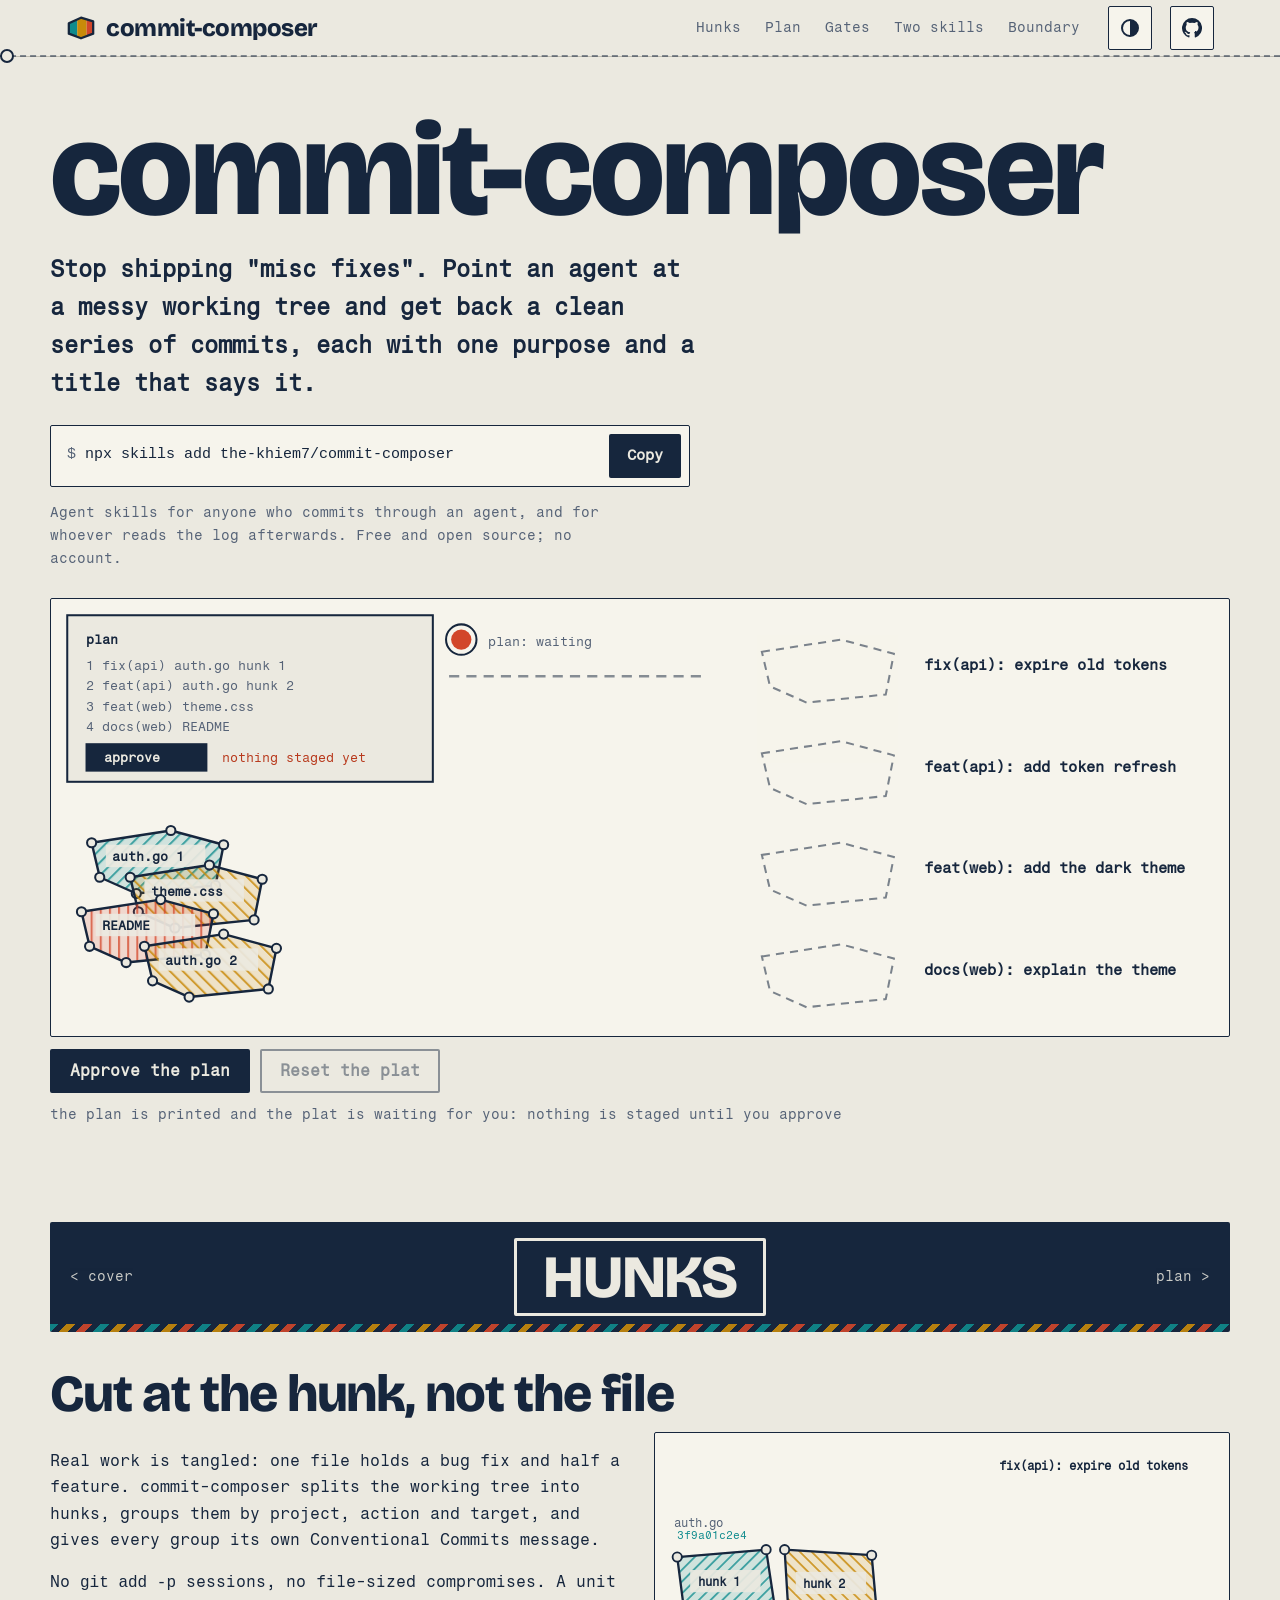
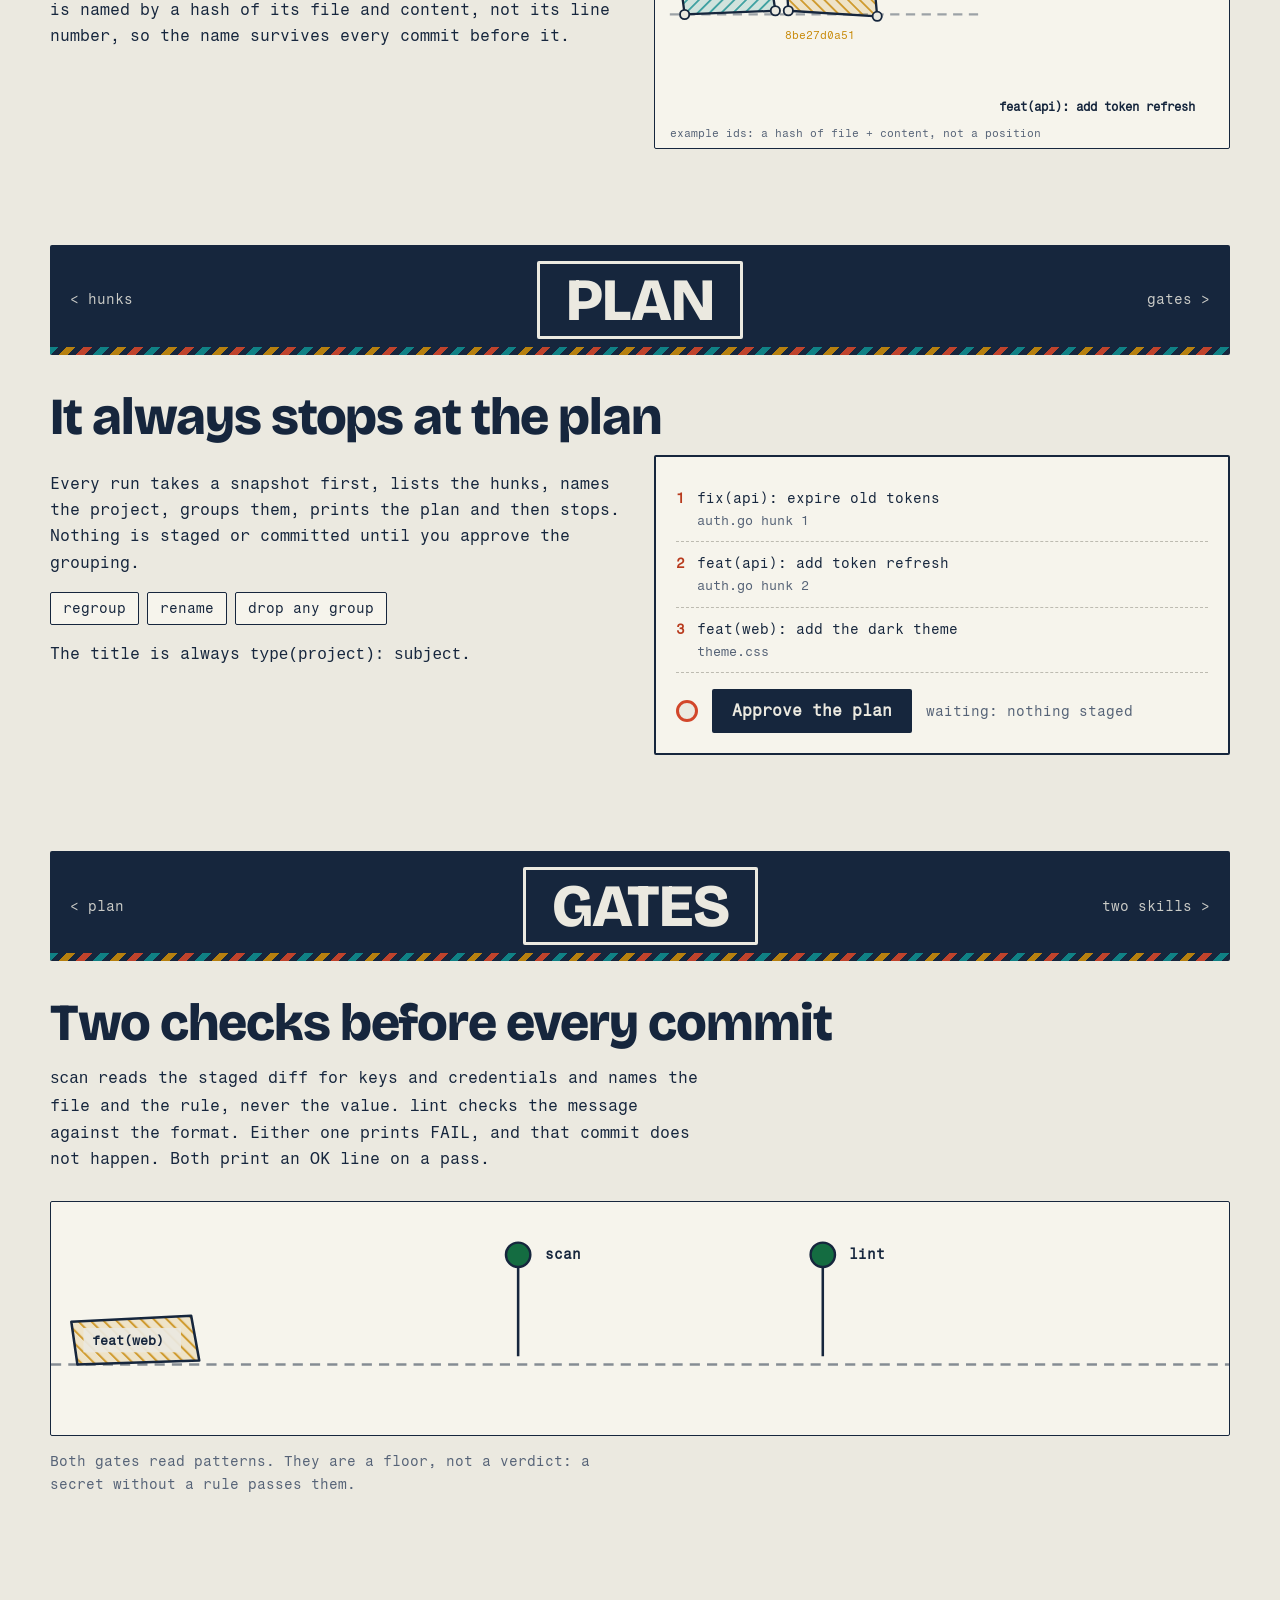
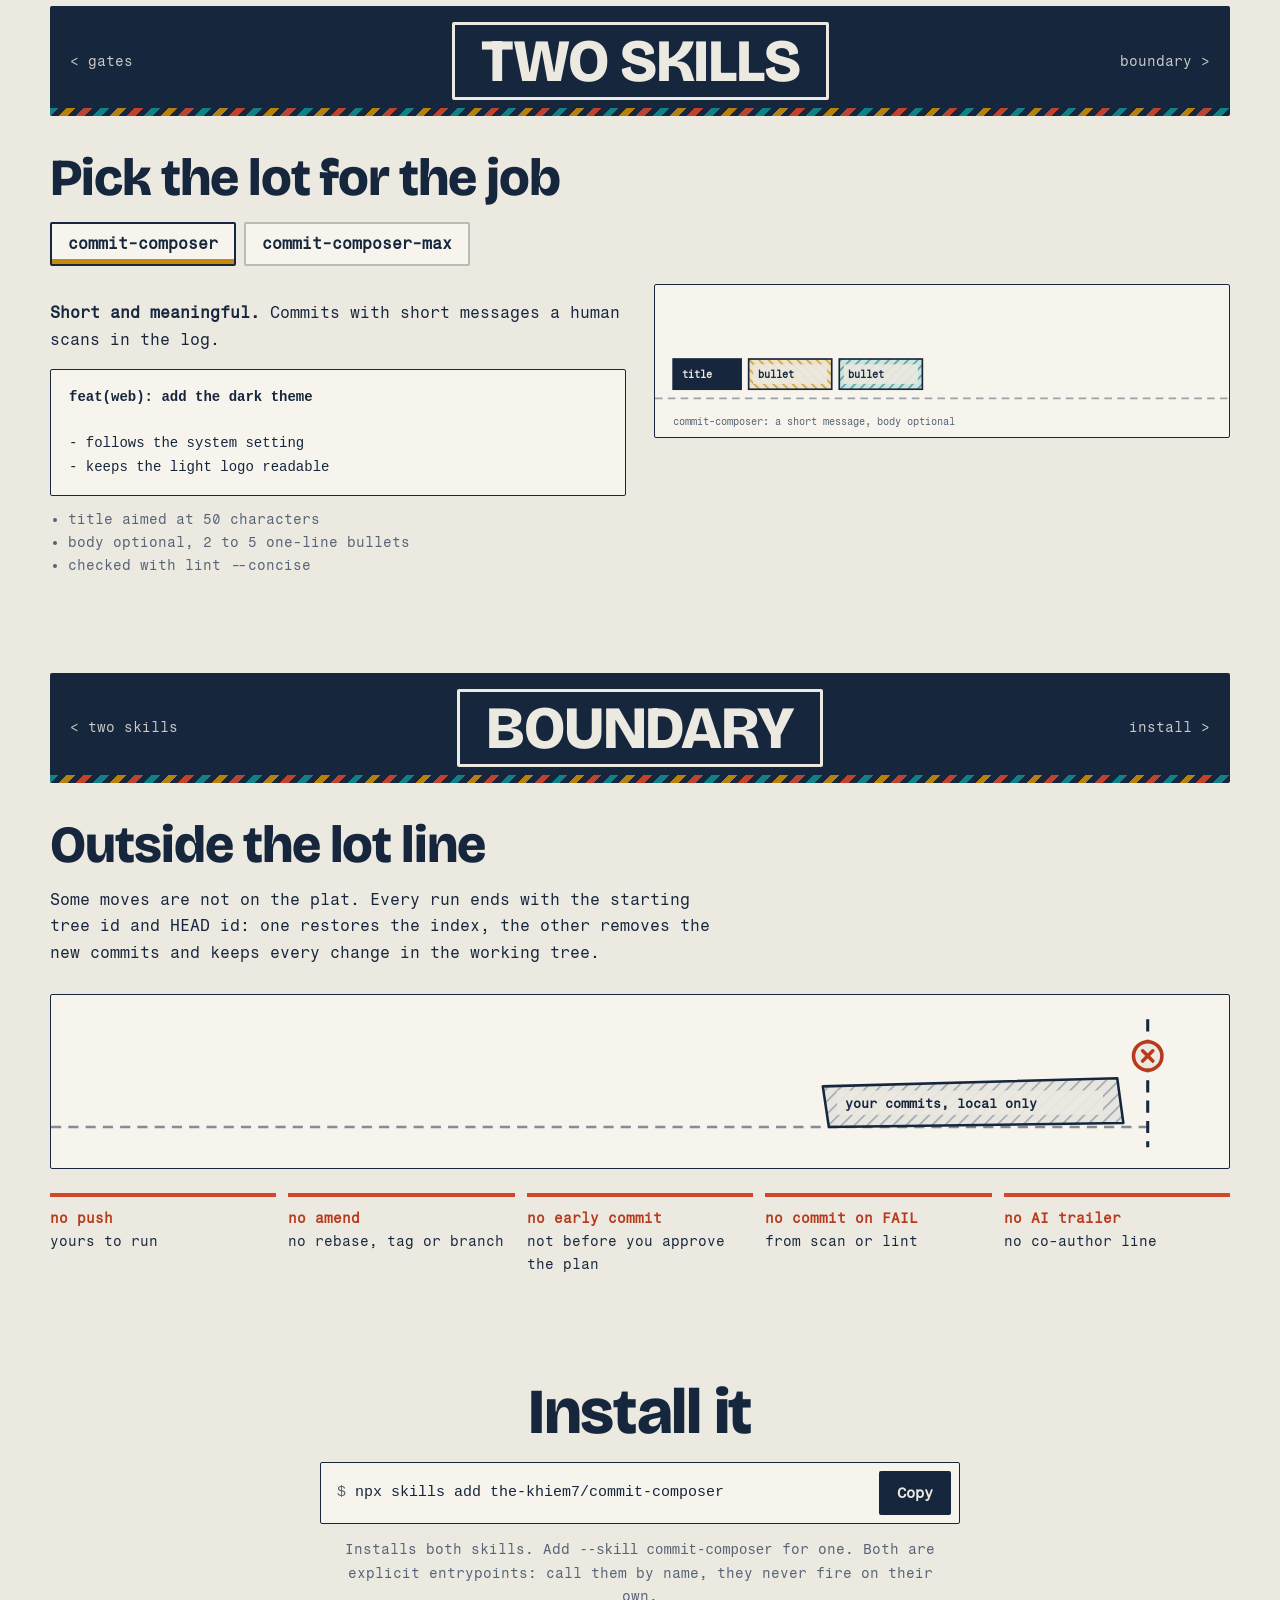
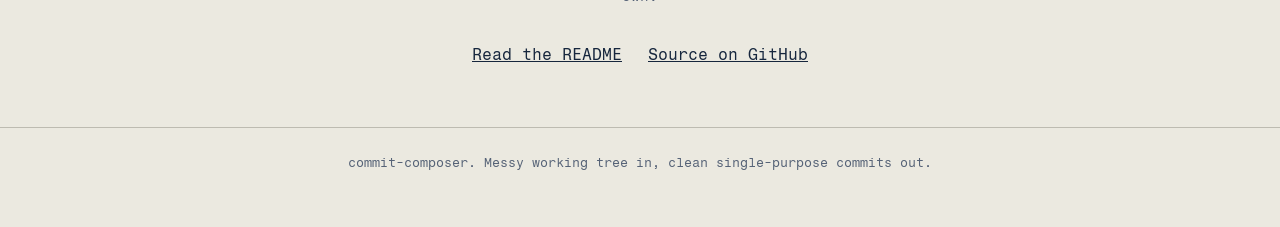
<file: index.html>
<!doctype html>
<html lang="en">
<head>
<meta charset="utf-8">
<meta name="viewport" content="width=device-width,initial-scale=1">
<title>commit-composer - clean, single-purpose commits from a messy tree</title>
<meta name="description" content="Point an agent at a messy working tree and get back a clean series of commits, each with one purpose and a title that says it. Cut at the hunk, stopped at the plan, gated by scan and lint.">
<meta property="og:type" content="website">
<meta property="og:title" content="commit-composer">
<meta property="og:description" content="Messy working tree in. Clean, single-purpose commits out.">
<meta property="og:url" content="https://the-khiem7.github.io/commit-composer/">
<meta property="og:image" content="https://the-khiem7.github.io/commit-composer/assets/og.png">
<meta property="og:image:width" content="1200">
<meta property="og:image:height" content="630">
<meta name="twitter:card" content="summary_large_image">
<meta name="twitter:title" content="commit-composer">
<meta name="twitter:description" content="Messy working tree in. Clean, single-purpose commits out.">
<meta name="twitter:image" content="https://the-khiem7.github.io/commit-composer/assets/og.png">
<meta name="theme-color" content="#ebe9e0" media="(prefers-color-scheme: light)">
<meta name="theme-color" content="#0c1620" media="(prefers-color-scheme: dark)">
<link rel="icon" href="assets/favicon.svg" type="image/svg+xml">
<script>
try { var t = localStorage.getItem("cc-theme"); if (t) document.documentElement.dataset.theme = t; } catch (e) {}
document.documentElement.classList.add("js");
</script>
<link rel="preconnect" href="https://fonts.googleapis.com">
<link rel="preconnect" href="https://fonts.gstatic.com" crossorigin>
<link rel="preload" as="style" href="https://fonts.googleapis.com/css2?family=Bricolage+Grotesque:wght@800&family=Fragment+Mono&display=swap" onload="this.onload=null;this.rel='stylesheet'">
<noscript><link rel="stylesheet" href="https://fonts.googleapis.com/css2?family=Bricolage+Grotesque:wght@800&family=Fragment+Mono&display=swap"></noscript>
<style>
/* Signature: a subdivision plat. One parcel is divided into lots, each lot is recorded under its own title, and nothing is recorded until the plan is signed.
   fix is a rising slash in teal, feat a falling slash in ochre, docs vertical bars in vermilion. Every section is a numbered sheet. */
:root {
  --paper: #ebe9e0; --ink: #16263d; --muted: #566377; --line: #bdbbb1; --panel: #f6f4ec;
  --l1: #0f8b8d; --l2: #c88a0a; --l2t: #8a5a00; --l3: #d2462a; --l3t: #b83a1d; --ok: #146c41;
  --board: #16263d; --onboard: #ebe9e0;
  color-scheme: light;
}
@media (prefers-color-scheme: dark) {
  :root:not([data-theme="light"]) {
    --paper: #0c1620; --ink: #e3ecf2; --muted: #9db0bf; --line: #25343f; --panel: #13212d;
    --l1: #37c6c8; --l2: #f0b52e; --l2t: #f0b52e; --l3: #ff7a59; --l3t: #ff8e72; --ok: #46d890;
    --board: #e3ecf2; --onboard: #0c1620;
    color-scheme: dark;
  }
}
:root[data-theme="dark"] {
  --paper: #0c1620; --ink: #e3ecf2; --muted: #9db0bf; --line: #25343f; --panel: #13212d;
  --l1: #37c6c8; --l2: #f0b52e; --l2t: #f0b52e; --l3: #ff7a59; --l3t: #ff8e72; --ok: #46d890;
  --board: #e3ecf2; --onboard: #0c1620;
  color-scheme: dark;
}
* { box-sizing: border-box; }
html { scroll-behavior: smooth; }
body { margin: 0; background: var(--paper); color: var(--ink); font: 16px/1.65 "Fragment Mono", ui-monospace, Consolas, monospace; overflow-x: hidden; }
a { color: inherit; }
.disp { font-family: "Bricolage Grotesque", "Arial Black", sans-serif; font-weight: 800; line-height: 1; letter-spacing: -.02em; }
.wrap { max-width: 1180px; margin: 0 auto; padding: 0 16px; }
p { max-width: 66ch; }
:focus-visible { outline: 3px solid var(--l2); outline-offset: 3px; }

/* top bar with a survey monument riding the line as the page scrolls */
.bar { position: sticky; top: 0; z-index: 10; background: var(--paper); border-bottom: 1px solid var(--line); }
.bar .wrap { display: flex; align-items: center; gap: 18px; height: 56px; }
.brand { display: flex; align-items: center; gap: 10px; text-decoration: none; font-size: 24px; }
.bar nav { display: flex; gap: 4px; margin-left: auto; }
.bar nav a { text-decoration: none; padding: 10px 10px; font-size: 14px; color: var(--muted); border-radius: 2px; }
.bar nav a:hover { color: var(--ink); background: var(--panel); }
.iconbtn { width: 44px; height: 44px; display: grid; place-items: center; border: 1.5px solid var(--ink); border-radius: 2px; background: var(--panel); color: var(--ink); cursor: pointer; text-decoration: none; }
.progress { position: absolute; left: 0; right: 0; bottom: -7px; height: 14px; pointer-events: none; }
.progress::before { content: ""; position: absolute; left: 0; right: 0; top: 6px; border-top: 2px dashed var(--ink); opacity: .5; }
.progress i { position: absolute; left: 0; top: 0; width: 14px; height: 14px; border-radius: 50%; border: 2.2px solid var(--ink); background: var(--paper); transform: translateX(calc(var(--p, 0) * (100vw - 14px))); }

/* hero */
.hero { padding: 48px 0 24px; }
.hero h1 { font-size: clamp(56px, 11vw, 132px); margin: 0; }
.hero .lede { font-size: clamp(18px, 2.2vw, 23px); font-weight: 700; margin: 14px 0 22px; max-width: 46ch; }
.who { color: var(--muted); font-size: 14px; margin: 14px 0 0; }
.cmd { display: flex; align-items: center; gap: 12px; max-width: 640px; background: var(--panel); border: 1.5px solid var(--ink); border-radius: 2px; padding: 8px 8px 8px 16px; font-size: 15px; }
.cmd code { overflow-wrap: anywhere; flex: 1; }
.cmd code::before { content: "$ "; color: var(--muted); }
.copy { font: inherit; font-weight: 700; min-height: 44px; padding: 0 18px; border: 0; border-radius: 2px; background: var(--ink); color: var(--paper); cursor: pointer; }
.sr { position: absolute; width: 1px; height: 1px; overflow: hidden; clip: rect(0 0 0 0); }

/* figures: SVG plats keep a readable minimum width and scroll on a phone */
.frame { overflow-x: auto; border: 1.5px solid var(--ink); border-radius: 2px; background: var(--panel); margin-top: 28px; }
.frame svg { display: block; width: 100%; min-width: 560px; height: auto; }
.yardctl { display: flex; flex-wrap: wrap; gap: 10px; align-items: center; margin-top: 12px; }
.btn { font: inherit; font-weight: 700; min-height: 44px; padding: 0 18px; border: 2px solid var(--ink); border-radius: 2px; background: transparent; color: var(--ink); cursor: pointer; }
.btn.solid { background: var(--ink); color: var(--paper); }
.btn:disabled { opacity: .45; cursor: default; }
.hit { cursor: pointer; }
.pulse { animation: pulse 1.6s ease-in-out infinite; }
@keyframes pulse { 0%,100% { box-shadow: 0 0 0 0 var(--l2); } 50% { box-shadow: 0 0 0 6px transparent; } }
.status { color: var(--muted); font-size: 14px; }
svg text { font-family: "Fragment Mono", ui-monospace, Consolas, monospace; }
.surv { stroke: var(--ink); stroke-width: 2.4; fill: none; stroke-dasharray: 10 7; }

/* sheets */
.station { padding: 72px 0 24px; scroll-margin-top: 56px; }
.nameboard { display: grid; grid-template-columns: 1fr auto 1fr; align-items: center; gap: 12px; background: var(--board); color: var(--onboard); border-radius: 2px; padding: 16px 20px; position: relative; overflow: hidden; }
.nameboard::after { content: ""; position: absolute; left: 0; right: 0; bottom: 0; height: 8px; background: repeating-linear-gradient(135deg, var(--l1) 0 6px, transparent 6px 12px, var(--l2) 12px 18px, transparent 18px 24px, var(--l3) 24px 30px, transparent 30px 36px); opacity: .9; }
.nameboard .name { font-size: clamp(30px, 5.4vw, 60px); text-align: center; border: 3px solid var(--onboard); border-radius: 2px; padding: 6px 26px; }
.nameboard a { font-size: 14px; text-decoration: none; opacity: .85; padding: 10px 0; }
.nameboard a:last-child { text-align: right; }
.station h2 { font-size: clamp(32px, 5vw, 52px); margin: 36px 0 12px; }
.cols { display: grid; grid-template-columns: 1fr 1fr; gap: 28px; align-items: start; }
.chips { display: flex; flex-wrap: wrap; gap: 8px; margin: 16px 0; padding: 0; list-style: none; }
.chips li { border: 1.5px solid var(--ink); background: var(--panel); border-radius: 2px; padding: 4px 12px; font-size: 14px; }

/* plan card: a title block with a signature line */
.plan { background: var(--panel); border: 2px solid var(--ink); border-radius: 2px; padding: 20px; }
.plan ol { margin: 0 0 16px; padding: 0; list-style: none; }
.plan li { display: grid; grid-template-columns: auto 1fr; gap: 12px; padding: 10px 0; border-bottom: 1px dashed var(--line); font-size: 14px; }
.plan li b { color: var(--l3t); }
.plan .ids { display: block; color: var(--muted); font-size: 13px; }
.planfoot { display: flex; align-items: center; gap: 14px; flex-wrap: wrap; }
.lamp { width: 22px; height: 22px; border-radius: 50%; background: var(--paper); border: 3px solid var(--l3); transition: background .4s, border-color .4s; }
.lamp.go { background: var(--ok); border-color: var(--ok); }

/* tabs */
.tabs { display: flex; gap: 8px; margin: 18px 0; flex-wrap: wrap; }
.tabs [role=tab] { font: inherit; font-weight: 700; min-height: 44px; padding: 0 16px; border: 2px solid var(--line); background: var(--panel); color: var(--ink); border-radius: 2px; cursor: pointer; }
.tabs [aria-selected=true] { border-color: var(--ink); box-shadow: inset 0 -5px 0 var(--l2); }
.msg { background: var(--panel); border: 1.5px solid var(--ink); border-radius: 2px; padding: 16px 18px; font-size: 14px; white-space: pre-wrap; margin: 0; }
.msg .t { font-weight: 700; }
.msg .l { color: var(--l2t); font-weight: 700; }
.spec { margin: 12px 0 0; padding-left: 18px; color: var(--muted); font-size: 14px; }

/* boundary */
.never { display: grid; grid-template-columns: repeat(5, 1fr); gap: 12px; margin: 24px 0 0; padding: 0; list-style: none; }
.never li { border-top: 4px solid var(--l3); padding-top: 10px; font-size: 14px; }
.never b { display: block; color: var(--l3t); }

/* footer */
.end { padding: 80px 0 48px; text-align: center; }
.end h2 { font-size: clamp(36px, 6vw, 64px); margin: 0 0 18px; }
.end .cmd { margin: 0 auto; text-align: left; }
.links { display: flex; gap: 18px; justify-content: center; margin-top: 24px; flex-wrap: wrap; }
.links a { padding: 10px 4px; }
footer { color: var(--muted); font-size: 13px; text-align: center; padding: 24px 0 40px; border-top: 1px solid var(--line); }

/* motion: hidden start states only once the script runs, and never under reduced motion */
.js .reveal { opacity: 0; transform: translateY(24px); transition: opacity .7s ease, transform .7s ease; }
.js .reveal.live { opacity: 1; transform: none; }
.live .split1 { animation: split1 3.6s ease-in-out infinite; }
.live .split2 { animation: split2 3.6s ease-in-out infinite; }
.live .tag { animation: tagin 3.6s ease-in-out infinite; }
@keyframes split1 { 0%,15% { transform: translate(0,0); } 55%,85% { transform: translate(356px,-70px); } 100% { transform: translate(0,0); } }
@keyframes split2 { 0%,15% { transform: translate(0,0); } 55%,85% { transform: translate(240px,70px); } 100% { transform: translate(0,0); } }
@keyframes tagin { 0%,45% { opacity: 0; } 60%,85% { opacity: 1; } 100% { opacity: 0; } }
.live .clean { animation: clean 7s linear infinite; }
.live .dirty { animation: dirty 7s linear infinite; }
.live .sigscan { animation: sigscan 7s steps(1) infinite; }
.live .sigl { animation: siglint 7s steps(1) infinite; }
.live .failtxt { animation: failtxt 7s steps(1) infinite; }
@keyframes clean { 0% { transform: translateX(0); } 45% { transform: translateX(1000px); } 46%,100% { transform: translateX(1000px); opacity: 0; } }
@keyframes dirty { 0%,48% { transform: translateX(0); opacity: 0; } 49% { opacity: 1; } 72%,100% { transform: translateX(280px); opacity: 1; } }
@keyframes sigscan { 0% { fill: var(--ok); } 72% { fill: var(--l3); } 100% { fill: var(--ok); } }
@keyframes siglint { 0% { fill: var(--ok); } }
@keyframes failtxt { 0% { opacity: 0; } 72% { opacity: 1; } 99% { opacity: 1; } }
.live .arrive { animation: arrive 5s cubic-bezier(.2,.7,.3,1) infinite; }
.live .stoplamp { animation: stoplamp 5s steps(1) infinite; }
@keyframes arrive { 0% { transform: translateX(-700px); } 55%,90% { transform: translateX(0); } 100% { transform: translateX(0); opacity: 0; } }
@keyframes stoplamp { 0% { opacity: .25; } 20% { opacity: 1; } }
.train-in { animation: trainin .8s cubic-bezier(.2,.7,.3,1); }
@keyframes trainin { from { transform: translateX(-420px); } to { transform: none; } }

@media (prefers-reduced-motion: reduce) {
  html { scroll-behavior: auto; }
  .js .reveal { opacity: 1; transform: none; transition: none; }
  .live .split1 { animation: none; transform: translate(356px,-70px); }
  .live .split2 { animation: none; transform: translate(240px,70px); }
  .live .tag { animation: none; opacity: 1; }
  .live .clean, .live .dirty, .live .sigscan, .live .sigl, .live .failtxt, .live .arrive, .live .stoplamp, .train-in, .pulse { animation: none; }
  .live .dirty { transform: translateX(280px); }
  .live .failtxt { opacity: 1; }
  .live .sigscan { fill: var(--l3); }
}

@media (max-width: 820px) {
  .bar nav { display: none; }
  .cols { grid-template-columns: 1fr; }
  .never { grid-template-columns: 1fr 1fr; }
  .nameboard { grid-template-columns: 1fr; text-align: center; }
  .nameboard a, .nameboard a:last-child { text-align: center; padding: 4px 0; }
}
</style>
</head>
<body>

<svg width="0" height="0" style="position:absolute" aria-hidden="true">
  <defs>
    <pattern id="h1" width="9" height="9" patternUnits="userSpaceOnUse" patternTransform="rotate(45)"><rect width="9" height="9" fill="var(--l1)" opacity=".16"/><rect width="2" height="9" fill="var(--l1)" opacity=".75"/></pattern>
    <pattern id="h2" width="9" height="9" patternUnits="userSpaceOnUse" patternTransform="rotate(-45)"><rect width="9" height="9" fill="var(--l2)" opacity=".16"/><rect width="2" height="9" fill="var(--l2)" opacity=".8"/></pattern>
    <pattern id="h3" width="9" height="9" patternUnits="userSpaceOnUse"><rect width="9" height="9" fill="var(--l3)" opacity=".16"/><rect width="2" height="9" fill="var(--l3)" opacity=".75"/></pattern>
    <pattern id="hn" width="9" height="9" patternUnits="userSpaceOnUse" patternTransform="rotate(45)"><rect width="9" height="9" fill="var(--muted)" opacity=".10"/><rect width="1.5" height="9" fill="var(--muted)" opacity=".5"/></pattern>
    <g id="mon"><circle r="5" fill="var(--paper)" stroke="var(--ink)" stroke-width="2"/></g>
  </defs>
</svg>

<header class="bar">
  <div class="wrap">
    <a class="brand disp" href="#top" aria-label="commit-composer, back to top">
      <svg width="30" height="30" viewBox="0 0 32 32" aria-hidden="true"><defs><clipPath id="bc"><polygon points="3,11 16,5 29,9 29,22 16,27 3,22"/></clipPath></defs><g clip-path="url(#bc)"><rect width="12" height="32" fill="var(--l1)"/><rect x="12" width="10" height="32" fill="var(--l2)"/><rect x="22" width="10" height="32" fill="var(--l3)"/></g><polygon points="3,11 16,5 29,9 29,22 16,27 3,22" fill="none" stroke="var(--ink)" stroke-width="2.4" stroke-linejoin="round"/></svg>
      commit-composer
    </a>
    <nav aria-label="Sheets">
      <a href="#hunks">Hunks</a><a href="#plan">Plan</a><a href="#gates">Gates</a><a href="#skills">Two skills</a><a href="#boundary">Boundary</a>
    </nav>
    <button class="iconbtn" id="theme" type="button" aria-pressed="false" aria-label="Dark theme">
      <svg width="20" height="20" viewBox="0 0 20 20" aria-hidden="true"><circle cx="10" cy="10" r="8" fill="none" stroke="currentColor" stroke-width="2"/><path d="M10 2a8 8 0 0 1 0 16z" fill="currentColor"/></svg>
    </button>
    <a class="iconbtn" href="https://github.com/the-khiem7/commit-composer" aria-label="Source on GitHub">
      <svg width="20" height="20" viewBox="0 0 16 16" aria-hidden="true"><path fill="currentColor" d="M8 0a8 8 0 0 0-2.5 15.6c.4 0 .5-.2.5-.4v-1.5c-2.2.5-2.7-1-2.7-1-.4-.9-.9-1.2-.9-1.2-.7-.5.1-.5.1-.5.8.1 1.2.8 1.2.8.7 1.3 1.9.9 2.4.7 0-.5.3-.9.5-1.1-1.8-.2-3.6-.9-3.6-4 0-.9.3-1.6.8-2.1-.1-.2-.4-1 .1-2.1 0 0 .7-.2 2.2.8a7.5 7.5 0 0 1 4 0c1.5-1 2.2-.8 2.2-.8.4 1.1.2 1.9.1 2.1.5.6.8 1.3.8 2.1 0 3.1-1.9 3.8-3.6 4 .3.3.6.8.6 1.5v2.2c0 .2.1.5.6.4A8 8 0 0 0 8 0z"/></svg>
    </a>
  </div>
  <div class="progress" aria-hidden="true"><i></i></div>
</header>

<main id="top">
<section class="hero wrap" aria-labelledby="h1">
  <h1 id="h1" class="disp">commit-composer</h1>
  <p class="lede">Stop shipping "misc fixes". Point an agent at a messy working tree and get back a clean series of commits, each with one purpose and a title that says it.</p>
  <div class="cmd"><code id="c1">npx skills add the-khiem7/commit-composer</code><button class="copy" type="button" data-copy="c1">Copy</button></div>
  <p class="who">Agent skills for anyone who commits through an agent, and for whoever reads the log afterwards. Free and open source; no account.</p>

  <div class="frame" tabindex="0" role="img" aria-label="The plat, animated: four loose lots overlap on the left, auth.go hunk 1, theme.css, README and auth.go hunk 2, while the plan waits for approval. After approval scan and lint pass, and each lot is recorded in its own place with its own title: fix(api): expire old tokens, feat(api): add token refresh, feat(web): add the dark theme, docs(web): explain the theme.">
  <svg id="yard" viewBox="0 0 1160 430" aria-hidden="true">
    <!-- recorded lots: dashed slots, one per commit -->
    <g fill="none" stroke="var(--ink)" stroke-width="2" stroke-dasharray="8 6" opacity=".55">
      <polygon points="700,52 778,40 830,54 822,94 744,102 708,86"/>
      <polygon points="700,152 778,140 830,154 822,194 744,202 708,186"/>
      <polygon points="700,252 778,240 830,254 822,294 744,302 708,286"/>
      <polygon points="700,352 778,340 830,354 822,394 744,402 708,386"/>
    </g>
    <g font-size="15" font-weight="700" fill="var(--ink)">
      <text x="860" y="70">fix(api): expire old tokens</text>
      <text x="860" y="170">feat(api): add token refresh</text>
      <text x="860" y="270">feat(web): add the dark theme</text>
      <text x="860" y="370">docs(web): explain the theme</text>
    </g>
    <g id="oks" font-size="13" font-weight="700" fill="var(--ok)" opacity="0">
      <text x="860" y="96">committed</text><text x="860" y="196">committed</text><text x="860" y="296">committed</text><text x="860" y="396">committed</text>
    </g>
    <!-- gate: one checkpoint lamp -->
    <g transform="translate(404,40)">
      <circle id="sig" cx="0" cy="0" r="10" fill="var(--l3)"/>
      <circle cx="0" cy="0" r="15" fill="none" stroke="var(--ink)" stroke-width="2"/>
    </g>
    <text id="sigtxt" x="430" y="46" font-size="13" fill="var(--muted)">plan: waiting</text>
    <path class="surv" d="M392 76 H640" opacity=".5"/>
    <!-- plan card: a title block -->
    <g id="plan">
      <rect x="16" y="16" width="360" height="164" fill="var(--paper)" stroke="var(--ink)" stroke-width="2"/>
      <text x="34" y="44" font-size="13" font-weight="700" fill="var(--ink)">plan</text>
      <g font-size="13" fill="var(--muted)"><text x="34" y="70">1 fix(api)   auth.go hunk 1</text><text x="34" y="90">2 feat(api)  auth.go hunk 2</text><text x="34" y="110">3 feat(web)  theme.css</text><text x="34" y="130">4 docs(web)  README</text></g>
      <g id="appr" class="hit"><rect id="apprbg" x="34" y="142" width="120" height="28" fill="var(--ink)"/>
      <text id="apprtx" x="52" y="161" font-size="13" font-weight="700" fill="var(--paper)">approve</text></g>
      <text id="plannote" x="168" y="161" font-size="13" fill="var(--l3t)">nothing staged yet</text>
    </g>
    <!-- lots: the tangled working tree; positions are set by the script -->
    <g id="wagons" font-size="13" font-weight="700">
      <g class="wg" data-h="h1" data-c="var(--l1)" data-t="auth.go 1" data-ty="40"></g>
      <g class="wg" data-h="h2" data-c="var(--l2)" data-t="theme.css" data-ty="240"></g>
      <g class="wg" data-h="h3" data-c="var(--l3)" data-t="README" data-ty="340"></g>
      <g class="wg" data-h="h2" data-c="var(--l2)" data-t="auth.go 2" data-ty="140"></g>
    </g>
  </svg>
  </div>
  <div class="yardctl">
    <button class="btn solid pulse" id="run" type="button">Approve the plan</button>
    <button class="btn" id="reset" type="button" disabled>Reset the plat</button>
    <span class="status" id="yardstat" aria-live="polite">the plan is printed and the plat is waiting for you: nothing is staged until you approve</span>
  </div>
</section>

<section class="station wrap reveal" id="hunks" aria-labelledby="h-hunks">
  <div class="nameboard"><a href="#top">&lt; cover</a><span class="name disp" aria-hidden="true">HUNKS</span><a href="#plan">plan &gt;</a></div>
  <h2 id="h-hunks" class="disp">Cut at the hunk, not the file</h2>
  <div class="cols">
    <div>
      <p>Real work is tangled: one file holds a bug fix and half a feature. commit-composer splits the working tree into hunks, groups them by project, action and target, and gives every group its own Conventional Commits message.</p>
      <p>No <code>git add -p</code> sessions, no file-sized compromises. A unit is named by a hash of its file and content, not its line number, so the name survives every commit before it.</p>
    </div>
    <div class="frame" style="margin-top:0" tabindex="0" role="img" aria-label="One parcel, auth.go, holds hunk 1 and hunk 2. It is divided: hunk 1 moves up to be recorded as fix(api): expire old tokens and hunk 2 moves down to be recorded as feat(api): add token refresh. Each half carries its content hash.">
      <svg viewBox="0 0 620 340" aria-hidden="true">
        <path class="surv" d="M16 196 H350" opacity=".4"/>
        <text x="20" y="102" font-size="13" fill="var(--muted)">auth.go</text>
        <g class="split1"><g transform="translate(24,126)">
          <polygon points="0,8 96,0 106,66 8,70" fill="url(#h1)" stroke="var(--ink)" stroke-width="2.5" stroke-linejoin="round"/>
          <rect x="14" y="22" width="76" height="24" fill="var(--paper)" opacity=".92"/><text x="22" y="39" font-size="13" font-weight="700" fill="var(--ink)">hunk 1</text>
          <use href="#mon" x="0" y="8"/><use href="#mon" x="96" y="0"/><use href="#mon" x="106" y="66"/><use href="#mon" x="8" y="70"/>
          <text class="tag" x="0" y="-12" font-size="12" fill="var(--l1)">3f9a01c2e4</text></g></g>
        <g class="split2"><g transform="translate(140,126)">
          <polygon points="0,0 94,6 100,72 4,66" fill="url(#h2)" stroke="var(--ink)" stroke-width="2.5" stroke-linejoin="round"/>
          <rect x="12" y="24" width="76" height="24" fill="var(--paper)" opacity=".92"/><text x="20" y="41" font-size="13" font-weight="700" fill="var(--ink)">hunk 2</text>
          <use href="#mon" x="0" y="0"/><use href="#mon" x="94" y="6"/><use href="#mon" x="100" y="72"/><use href="#mon" x="4" y="66"/>
          <text class="tag" x="0" y="96" font-size="12" fill="var(--l2)">8be27d0a51</text></g></g>
        <g font-size="13" font-weight="700" fill="var(--ink)"><text x="372" y="40">fix(api): expire old tokens</text><text x="372" y="300">feat(api): add token refresh</text></g>
        <text x="16" y="328" font-size="12" fill="var(--muted)">example ids: a hash of file + content, not a position</text>
      </svg>
    </div>
  </div>
</section>

<section class="station wrap reveal" id="plan" aria-labelledby="h-plan">
  <div class="nameboard"><a href="#hunks">&lt; hunks</a><span class="name disp" aria-hidden="true">PLAN</span><a href="#gates">gates &gt;</a></div>
  <h2 id="h-plan" class="disp">It always stops at the plan</h2>
  <div class="cols">
    <div>
      <p>Every run takes a snapshot first, lists the hunks, names the project, groups them, prints the plan and then stops. Nothing is staged or committed until you approve the grouping.</p>
      <ul class="chips" aria-label="Before you approve, you can">
        <li>regroup</li><li>rename</li><li>drop any group</li>
      </ul>
      <p>The title is always <code>type(project): subject</code>.</p>
    </div>
    <div class="plan">
      <ol>
        <li><b>1</b><span>fix(api): expire old tokens<span class="ids">auth.go hunk 1</span></span></li>
        <li><b>2</b><span>feat(api): add token refresh<span class="ids">auth.go hunk 2</span></span></li>
        <li><b>3</b><span>feat(web): add the dark theme<span class="ids">theme.css</span></span></li>
      </ol>
      <div class="planfoot">
        <span class="lamp" id="planlamp" aria-hidden="true"></span>
        <button class="btn solid" id="approve" type="button" aria-pressed="false">Approve the plan</button>
        <span class="status" id="planstat" aria-live="polite">waiting: nothing staged</span>
      </div>
    </div>
  </div>
</section>

<section class="station wrap reveal" id="gates" aria-labelledby="h-gates">
  <div class="nameboard"><a href="#plan">&lt; plan</a><span class="name disp" aria-hidden="true">GATES</span><a href="#skills">two skills &gt;</a></div>
  <h2 id="h-gates" class="disp">Two checks before every commit</h2>
  <p><code>scan</code> reads the staged diff for keys and credentials and names the file and the rule, never the value. <code>lint</code> checks the message against the format. Either one prints FAIL, and that commit does not happen. Both print an OK line on a pass.</p>
  <div class="frame" tabindex="0" role="img" aria-label="A clean lot passes the green scan and lint checkpoints. Then a lot carrying a private key file reaches scan, the checkpoint turns red and the lot stops: FAIL, no commit.">
    <svg viewBox="0 0 1160 230" aria-hidden="true">
      <path class="surv" d="M0 160 H1160" opacity=".5"/>
      <g transform="translate(460,60)"><path d="M0 0 V92" stroke="var(--ink)" stroke-width="2.5"/><circle class="sigscan" cx="0" cy="-8" r="12" fill="var(--ok)" stroke="var(--ink)" stroke-width="2.4"/><text x="26" y="-4" font-size="14" font-weight="700" fill="var(--ink)">scan</text></g>
      <g transform="translate(760,60)"><path d="M0 0 V92" stroke="var(--ink)" stroke-width="2.5"/><circle class="sigl" cx="0" cy="-8" r="12" fill="var(--ok)" stroke="var(--ink)" stroke-width="2.4"/><text x="26" y="-4" font-size="14" font-weight="700" fill="var(--ink)">lint</text></g>
      <g class="clean"><g transform="translate(20,112)"><polygon points="0,6 118,0 126,44 6,48" fill="url(#h2)" stroke="var(--ink)" stroke-width="2.5" stroke-linejoin="round"/><rect x="12" y="12" width="96" height="24" fill="var(--paper)" opacity=".92"/><text x="20" y="29" font-size="13" font-weight="700" fill="var(--ink)">feat(web)</text></g></g>
      <g class="dirty" opacity="0"><g transform="translate(20,112)"><polygon points="0,6 118,0 126,44 6,48" fill="url(#h3)" stroke="var(--l3)" stroke-width="3" stroke-linejoin="round"/><rect x="8" y="12" width="110" height="24" fill="var(--paper)" opacity=".92"/><text x="14" y="29" font-size="13" font-weight="700" fill="var(--l3t)">+ a key file</text></g></g>
      <text class="failtxt" x="480" y="208" font-size="14" font-weight="700" fill="var(--l3t)" opacity="0">FAIL: key file, named by rule and file:line, never the value. No commit.</text>
    </svg>
  </div>
  <p class="status">Both gates read patterns. They are a floor, not a verdict: a secret without a rule passes them.</p>
</section>

<section class="station wrap reveal" id="skills" aria-labelledby="h-skills">
  <div class="nameboard"><a href="#gates">&lt; gates</a><span class="name disp" aria-hidden="true">TWO SKILLS</span><a href="#boundary">boundary &gt;</a></div>
  <h2 id="h-skills" class="disp">Pick the lot for the job</h2>
  <div class="tabs" role="tablist" aria-label="Skill">
    <button role="tab" id="tab-c" aria-controls="pan-c" aria-selected="true">commit-composer</button>
    <button role="tab" id="tab-m" aria-controls="pan-m" aria-selected="false" tabindex="-1">commit-composer-max</button>
  </div>
  <div class="cols">
    <div>
      <div role="tabpanel" id="pan-c" aria-labelledby="tab-c">
        <p><b>Short and meaningful.</b> Commits with short messages a human scans in the log.</p>
        <pre class="msg"><span class="t">feat(web): add the dark theme</span>

- follows the system setting
- keeps the light logo readable</pre>
        <ul class="spec"><li>title aimed at 50 characters</li><li>body optional, 2 to 5 one-line bullets</li><li>checked with lint --concise</li></ul>
      </div>
      <div role="tabpanel" id="pan-m" aria-labelledby="tab-m" hidden>
        <p><b>Audit-grade.</b> A log another agent can audit without reading the code.</p>
        <pre class="msg"><span class="t">feat(web): add the dark theme</span>

<span class="l">Why:</span>
- the reason and the goal
<span class="l">Changes:</span>
- path: symbol - before, now
<span class="l">Risk and verification:</span>
- what ran, what was seen</pre>
        <ul class="spec"><li>body always, no length limit</li><li>every changed file and symbol named</li><li>checked with lint --max</li></ul>
      </div>
    </div>
    <div class="frame" style="margin-top:0" aria-hidden="true">
      <svg viewBox="0 0 760 200">
        <path class="surv" d="M0 150 H760" opacity=".4"/>
        <g id="train"></g>
        <text id="trainlbl" x="24" y="186" font-size="13" fill="var(--muted)"></text>
      </svg>
    </div>
  </div>
</section>

<section class="station wrap reveal" id="boundary" aria-labelledby="h-term">
  <div class="nameboard"><a href="#skills">&lt; two skills</a><span class="name disp" aria-hidden="true">BOUNDARY</span><a href="#install">install &gt;</a></div>
  <h2 id="h-term" class="disp">Outside the lot line</h2>
  <p>Some moves are not on the plat. Every run ends with the starting tree id and HEAD id: one restores the index, the other removes the new commits and keeps every change in the working tree.</p>
  <div class="frame" aria-hidden="true">
    <svg viewBox="0 0 1160 170">
      <path class="surv" d="M0 130 H1080" opacity=".5"/>
      <path d="M1080 24 V150" stroke="var(--ink)" stroke-width="3" stroke-dasharray="12 8"/>
      <g class="arrive"><g transform="translate(760,82)">
        <polygon points="0,8 290,0 296,44 6,48" fill="url(#hn)" stroke="var(--ink)" stroke-width="2.5" stroke-linejoin="round"/>
        <rect x="14" y="12" width="262" height="24" fill="var(--paper)" opacity=".92"/><text x="22" y="29" font-size="13" font-weight="700" fill="var(--ink)">your commits, local only</text>
      </g></g>
      <g class="stoplamp"><g transform="translate(1080,60)"><circle r="14" fill="var(--paper)" stroke="var(--l3t)" stroke-width="3.5"/><path d="M-5 -5 L5 5 M5 -5 L-5 5" stroke="var(--l3t)" stroke-width="3.5" stroke-linecap="round" fill="none"/></g></g>
    </svg>
  </div>
  <ul class="never">
    <li><b>no push</b>yours to run</li>
    <li><b>no amend</b>no rebase, tag or branch</li>
    <li><b>no early commit</b>not before you approve the plan</li>
    <li><b>no commit on FAIL</b>from scan or lint</li>
    <li><b>no AI trailer</b>no co-author line</li>
  </ul>
</section>

<section class="end wrap reveal" id="install" aria-labelledby="h-inst">
  <h2 id="h-inst" class="disp">Install it</h2>
  <div class="cmd"><code id="c2">npx skills add the-khiem7/commit-composer</code><button class="copy" type="button" data-copy="c2">Copy</button></div>
  <p class="status" style="margin:14px auto">Installs both skills. Add <code>--skill commit-composer</code> for one. Both are explicit entrypoints: call them by name, they never fire on their own.</p>
  <div class="links"><a href="https://github.com/the-khiem7/commit-composer#readme">Read the README</a><a href="https://github.com/the-khiem7/commit-composer">Source on GitHub</a></div>
</section>
</main>

<footer>commit-composer. Messy working tree in, clean single-purpose commits out.</footer>
<p class="sr" id="live" aria-live="polite"></p>

<script>
(function () {
  var reduce = window.matchMedia("(prefers-reduced-motion: reduce)").matches;
  var root = document.documentElement, $ = function (id) { return document.getElementById(id); };
  var NS = "http://www.w3.org/2000/svg";
  function el(tag, attrs, text) { var n = document.createElementNS(NS, tag); for (var k in attrs) n.setAttribute(k, attrs[k]); if (text) n.textContent = text; return n; }
  /* a lot: a hatched parcel with a label and a monument at every corner */
  function lot(g, hatch, label) {
    var pts = [[0, 12], [78, 0], [130, 14], [122, 54], [44, 62], [8, 46]];
    g.appendChild(el("polygon", { points: pts.map(function (p) { return p.join(","); }).join(" "), fill: "url(#" + hatch + ")", stroke: "var(--ink)", "stroke-width": 2.4, "stroke-linejoin": "round" }));
    g.appendChild(el("rect", { x: 14, y: 14, width: 98, height: 22, fill: "var(--paper)", opacity: .92 }));
    g.appendChild(el("text", { x: 20, y: 30, fill: "var(--ink)" }, label));
    pts.forEach(function (p) { g.appendChild(el("circle", { cx: p[0], cy: p[1], r: 4.5, fill: "var(--paper)", stroke: "var(--ink)", "stroke-width": 2 })); });
  }
  /* a cell of a commit message: a hatched box with its label */
  function cell(g, hatch, label, w) {
    g.appendChild(el("rect", { x: 0, y: -40, width: w, height: 40, fill: hatch ? "url(#" + hatch + ")" : "var(--ink)", stroke: "var(--ink)", "stroke-width": 2.2 }));
    g.appendChild(el("rect", { x: 6, y: -33, width: w - 12, height: 26, fill: hatch ? "var(--paper)" : "var(--ink)", opacity: hatch ? .92 : 1 }));
    g.appendChild(el("text", { x: 12, y: -15, "font-size": 13, "font-weight": 700, fill: hatch ? "var(--ink)" : "var(--paper)" }, label));
  }

  /* theme toggle: starts from the system setting, remembers an override */
  var tb = $("theme");
  function isDark() { return root.dataset.theme ? root.dataset.theme === "dark" : matchMedia("(prefers-color-scheme: dark)").matches; }
  function syncTheme() { var d = isDark(); tb.setAttribute("aria-pressed", d); }
  tb.onclick = function () { root.dataset.theme = isDark() ? "light" : "dark"; try { localStorage.setItem("cc-theme", root.dataset.theme); } catch (e) {} syncTheme(); };
  syncTheme();

  /* copy buttons */
  document.querySelectorAll(".copy").forEach(function (b) {
    b.onclick = function () {
      var code = $(b.dataset.copy), txt = code.textContent;
      function done() { b.textContent = "Copied"; $("live").textContent = "Install command copied"; setTimeout(function () { b.textContent = "Copy"; }, 1600); }
      if (navigator.clipboard) navigator.clipboard.writeText(txt).then(done, sel); else sel();
      function sel() { var r = document.createRange(); r.selectNodeContents(code); var s = getSelection(); s.removeAllRanges(); s.addRange(r); $("live").textContent = "Command selected, press Ctrl+C"; }
    };
  });

  /* progress monument */
  var bar = document.querySelector(".progress");
  function prog() { var h = document.documentElement.scrollHeight - innerHeight; bar.style.setProperty("--p", h > 0 ? scrollY / h : 0); }
  addEventListener("scroll", prog, { passive: true }); prog();

  /* reveals and section animations */
  var io = "IntersectionObserver" in window ? new IntersectionObserver(function (es) {
    es.forEach(function (e) { if (e.isIntersecting) { e.target.classList.add("live"); io.unobserve(e.target); } });
  }, { threshold: .15 }) : null;
  document.querySelectorAll(".reveal").forEach(function (s) { io ? io.observe(s) : s.classList.add("live"); });

  /* the plat: the visitor approves the plan, then the checks pass and every lot is recorded in its own place */
  var wg = [].slice.call(document.querySelectorAll("#yard .wg"));
  var HOME = [[40, 228], [78, 262], [30, 296], [92, 330]], TX = 700;
  wg.forEach(function (g) { lot(g, g.dataset.h, g.dataset.t); });
  var timers = [], anims = [], busy = false, runBtn = $("run"), resetBtn = $("reset");
  function at(ms, f) { timers.push(setTimeout(f, ms)); }
  function fade(id, o) { $(id).style.transition = "opacity .5s"; $(id).setAttribute("opacity", o); }
  function setSig(c, t) { $("sig").setAttribute("fill", c); $("sigtxt").textContent = t; }
  function say(t) { $("yardstat").textContent = t; }
  function move(g, pts, dur, delay) {
    var a = g.animate(pts.map(function (p) { return { transform: "translate(" + p[0] + "px," + p[1] + "px)", offset: p[2] }; }),
      { duration: dur, delay: delay || 0, easing: "ease-in-out", fill: "forwards" });
    anims.push(a); return a;
  }
  function stop() { timers.forEach(clearTimeout); timers = []; anims.forEach(function (a) { a.cancel(); }); anims = []; }
  function waiting(intro) {
    stop(); busy = false;
    setSig("var(--l3)", "plan: waiting"); fade("oks", 0); fade("plan", 1);
    $("apprbg").setAttribute("fill", "var(--ink)"); $("apprtx").textContent = "approve"; $("plannote").textContent = "nothing staged yet";
    wg.forEach(function (g, i) { var h = HOME[i]; move(g, intro ? [[h[0] - 520, h[1], 0], [h[0], h[1], 1]] : [[h[0], h[1], 0], [h[0], h[1], 1]], intro ? 1500 : 1, intro ? i * 90 : 0); });
    runBtn.disabled = false; runBtn.classList.add("pulse"); resetBtn.disabled = true;
    say("the plan is printed and the plat is waiting for you: nothing is staged until you approve");
  }
  /* a click is the visitor asking for the motion, so it runs under reduced motion too, only faster */
  function approve() {
    if (busy) return; busy = true; var k = reduce ? .35 : 1;
    runBtn.disabled = true; runBtn.classList.remove("pulse");
    $("apprbg").setAttribute("fill", "var(--ok)"); $("apprtx").textContent = "approved"; $("plannote").textContent = "staging group by group";
    setSig("var(--l2)", "scan ... lint ..."); say("approved: scan and lint read each group before it commits");
    at(900 * k, function () { setSig("var(--ok)", "scan OK  lint OK"); fade("plan", 0); });
    [3, 2, 1, 0].forEach(function (i, n) {
      var h = HOME[i], ty = +wg[i].dataset.ty;
      at((1200 + n * 600) * k, function () { move(wg[i], [[h[0], h[1], 0], [430, ty + 20, .45], [TX, ty, 1]], 1700 * k); });
    });
    at((1200 + 3 * 600 + 1700) * k, function () { fade("oks", 1); say("one purpose per lot, and nothing pushed"); resetBtn.disabled = false; resetBtn.focus(); });
  }
  runBtn.onclick = approve; $("appr").onclick = approve;
  resetBtn.onclick = function () { waiting(!reduce); runBtn.focus(); };
  waiting(!reduce);

  /* plan approval toggle */
  $("approve").onclick = function () {
    var on = this.getAttribute("aria-pressed") !== "true";
    this.setAttribute("aria-pressed", on); $("planlamp").classList.toggle("go", on);
    this.textContent = on ? "Undo approval" : "Approve the plan";
    $("planstat").textContent = on ? "approved: stage, scan, lint, commit, group by group" : "waiting: nothing staged";
  };

  /* skills tabs and the shape of their message */
  var tabs = [].slice.call(document.querySelectorAll("[role=tab]"));
  function drawTrain(n, label) {
    var t = $("train"); t.innerHTML = "";
    var head = el("g", { transform: "translate(24,138)" }); cell(head, null, "title", 90); t.appendChild(head);
    for (var i = 0; i < n; i++) { var g = el("g", { transform: "translate(" + (124 + i * 120) + ",138)" }); cell(g, i % 2 ? "h1" : "h2", n > 2 ? ["Why:", "Changes:", "Changes:", "Risk:", "verified"][i] : "bullet", 110); t.appendChild(g); }
    $("trainlbl").textContent = label;
    if (!reduce) { t.classList.remove("train-in"); void t.getBBox(); t.classList.add("train-in"); }
  }
  function sel(tab) {
    tabs.forEach(function (x) { var on = x === tab; x.setAttribute("aria-selected", on); x.tabIndex = on ? 0 : -1; $(x.getAttribute("aria-controls")).hidden = !on; });
    tab.id === "tab-m" ? drawTrain(5, "commit-composer-max: the body is always there") : drawTrain(2, "commit-composer: a short message, body optional");
  }
  tabs.forEach(function (t, i) {
    t.onclick = function () { sel(t); };
    t.onkeydown = function (e) { var d = e.key === "ArrowRight" ? 1 : e.key === "ArrowLeft" ? -1 : 0; if (d) { var n = tabs[(i + d + tabs.length) % tabs.length]; sel(n); n.focus(); } };
  });
  sel(tabs[0]);
})();
</script>
</body>
</html>
</file>
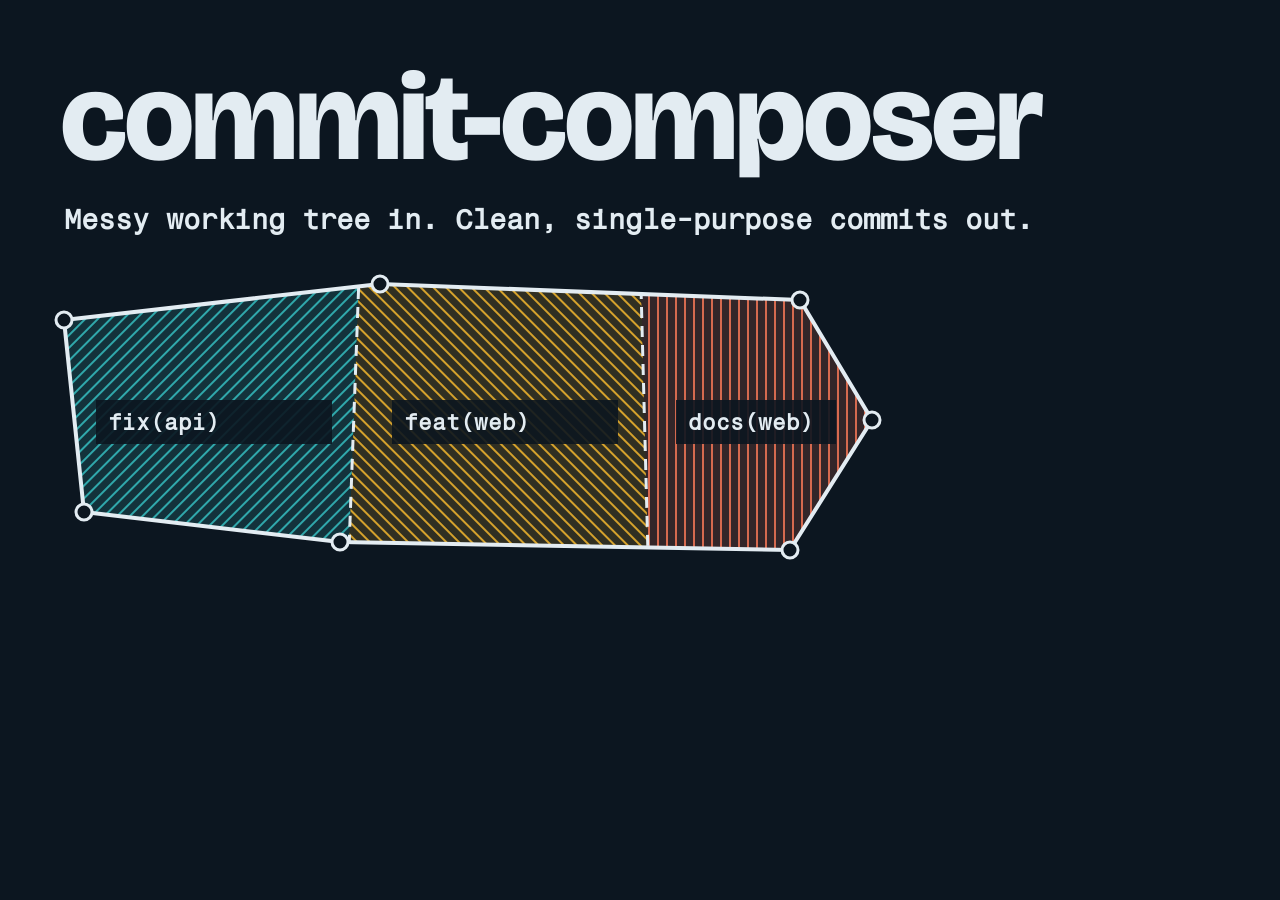
<file: assets/source/og.html>
<!doctype html>
<html lang="en"><head><meta charset="utf-8"><title>og</title>
<!-- Social preview, 1200x630, recomposed from the landing page hero.
     Signature: a subdivision plat; the parcel is divided into lots, each recorded under its own title. Bricolage Grotesque 800 and Fragment Mono, plat tokens on the night sheet.
     Render: uvx --from playwright python -I <frontdoor-landing>/scripts/shoot.py og assets/source/og.html --out assets/og.png --root assets -->
<link href="https://fonts.googleapis.com/css2?family=Bricolage+Grotesque:wght@800&family=Fragment+Mono&display=swap" rel="stylesheet">
<style>
html, body { margin: 0; width: 1200px; height: 630px; overflow: hidden; background: #0c1620; color: #e3ecf2; font-family: "Fragment Mono", monospace; }
h1 { font: 800 124px/1 "Bricolage Grotesque", sans-serif; letter-spacing: -3px; margin: 0; position: absolute; left: 60px; top: 56px; white-space: nowrap; }
p { position: absolute; left: 64px; top: 202px; font-size: 28px; font-weight: 700; margin: 0; }
svg { position: absolute; left: 0; top: 250px; }
</style></head><body>
<h1>commit-composer</h1>
<p>Messy working tree in. Clean, single-purpose commits out.</p>
<svg width="1200" height="380" viewBox="0 0 1200 380" font-family="Fragment Mono" font-size="22" fill="#e3ecf2">
  <defs>
    <pattern id="a" width="9" height="9" patternUnits="userSpaceOnUse" patternTransform="rotate(45)"><rect width="9" height="9" fill="#37c6c8" opacity=".16"/><rect width="2" height="9" fill="#37c6c8" opacity=".8"/></pattern>
    <pattern id="b" width="9" height="9" patternUnits="userSpaceOnUse" patternTransform="rotate(-45)"><rect width="9" height="9" fill="#f0b52e" opacity=".16"/><rect width="2" height="9" fill="#f0b52e" opacity=".85"/></pattern>
    <pattern id="c" width="9" height="9" patternUnits="userSpaceOnUse"><rect width="9" height="9" fill="#ff7a59" opacity=".16"/><rect width="2" height="9" fill="#ff7a59" opacity=".8"/></pattern>
    <clipPath id="p"><polygon points="64,70 380,34 800,50 872,170 790,300 340,292 84,262"/></clipPath>
  </defs>
  <g clip-path="url(#p)"><polygon points="0,0 360,0 346,380 0,380" fill="url(#a)"/><polygon points="360,0 640,0 650,380 346,380" fill="url(#b)"/><polygon points="640,0 1000,0 1000,380 650,380" fill="url(#c)"/></g>
  <g stroke="#e3ecf2" stroke-width="3" stroke-dasharray="11 8" fill="none" clip-path="url(#p)"><path d="M360 0 L346 380"/><path d="M640 0 L650 380"/></g>
  <polygon points="64,70 380,34 800,50 872,170 790,300 340,292 84,262" fill="none" stroke="#e3ecf2" stroke-width="4" stroke-linejoin="round"/>
  <g fill="#0c1620" stroke="#e3ecf2" stroke-width="3"><circle cx="64" cy="70" r="8"/><circle cx="380" cy="34" r="8"/><circle cx="800" cy="50" r="8"/><circle cx="872" cy="170" r="8"/><circle cx="790" cy="300" r="8"/><circle cx="340" cy="292" r="8"/><circle cx="84" cy="262" r="8"/></g>
  <g font-weight="700">
    <rect x="96" y="150" width="236" height="44" fill="#0c1620" opacity=".9"/><text x="108" y="180">fix(api)</text>
    <rect x="392" y="150" width="226" height="44" fill="#0c1620" opacity=".9"/><text x="404" y="180">feat(web)</text>
    <rect x="676" y="150" width="160" height="44" fill="#0c1620" opacity=".9"/><text x="688" y="180">docs(web)</text>
  </g>
</svg>
</body></html>
</file>
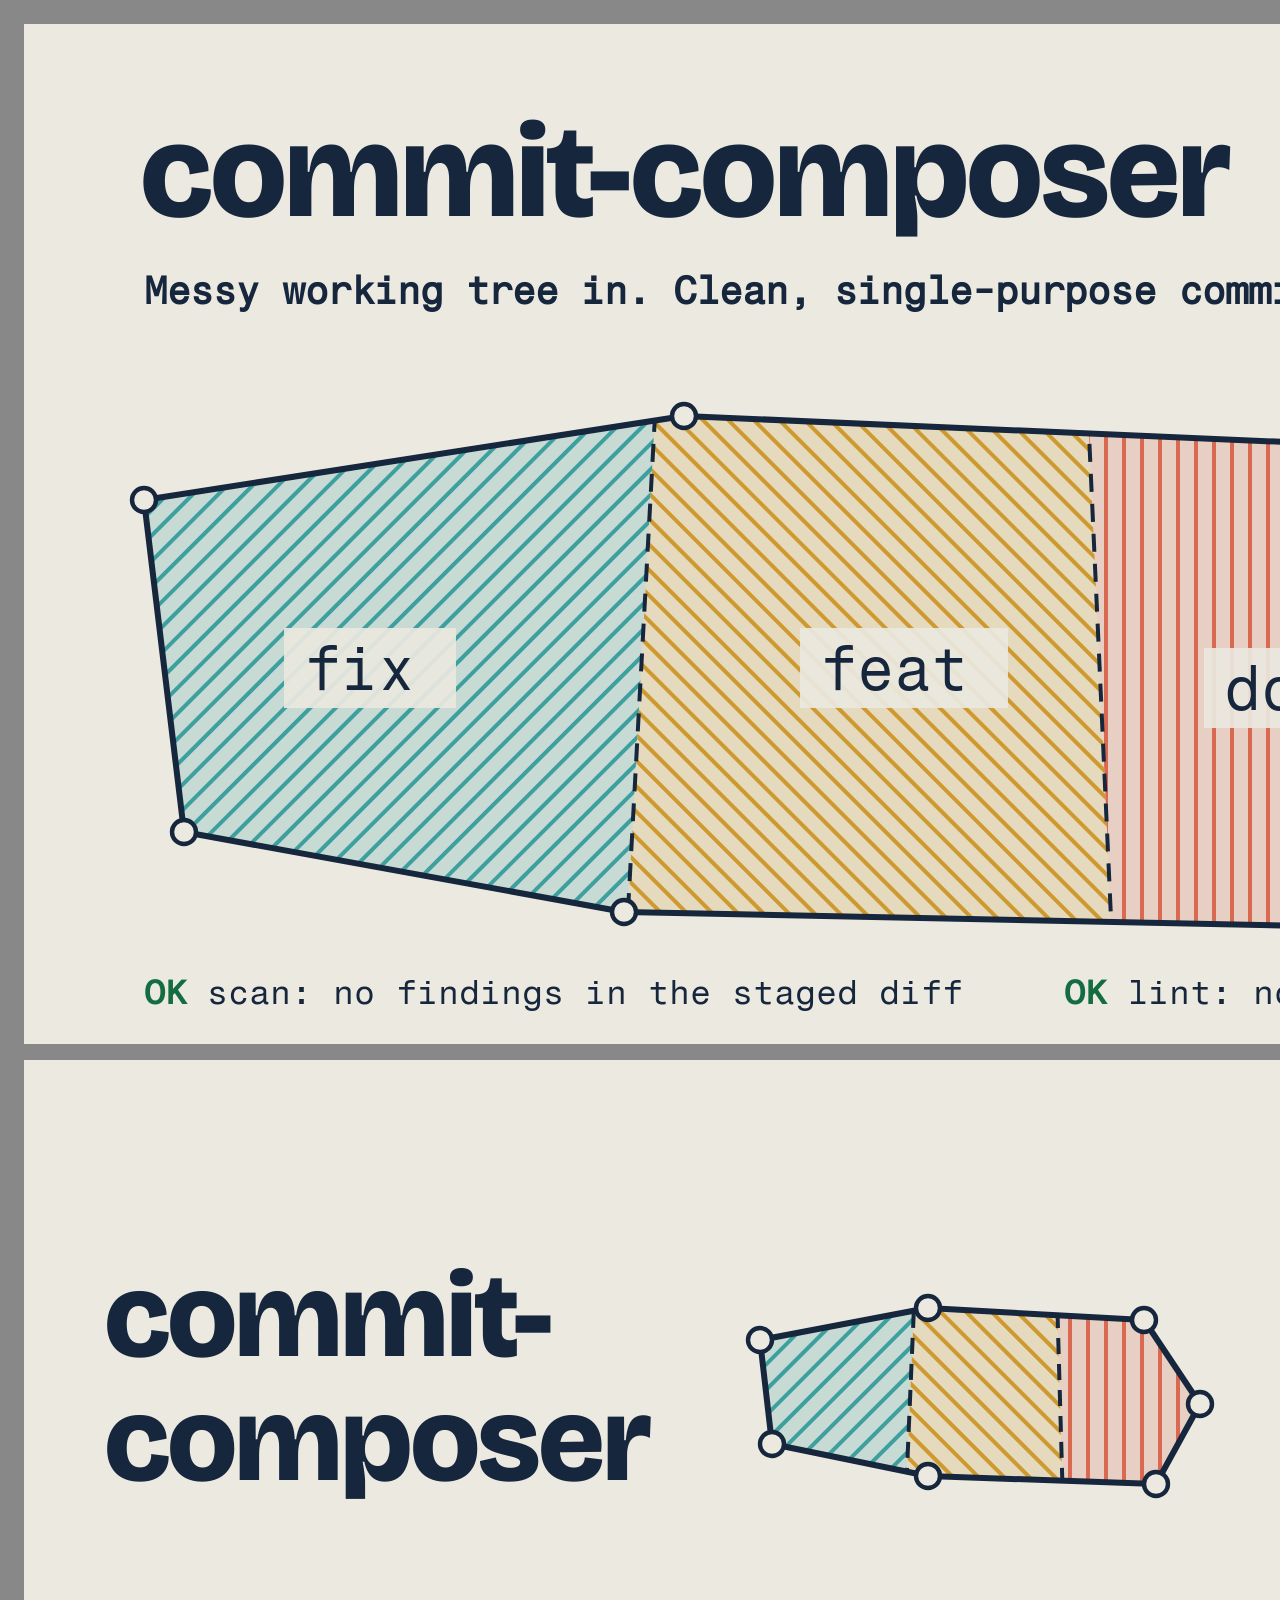
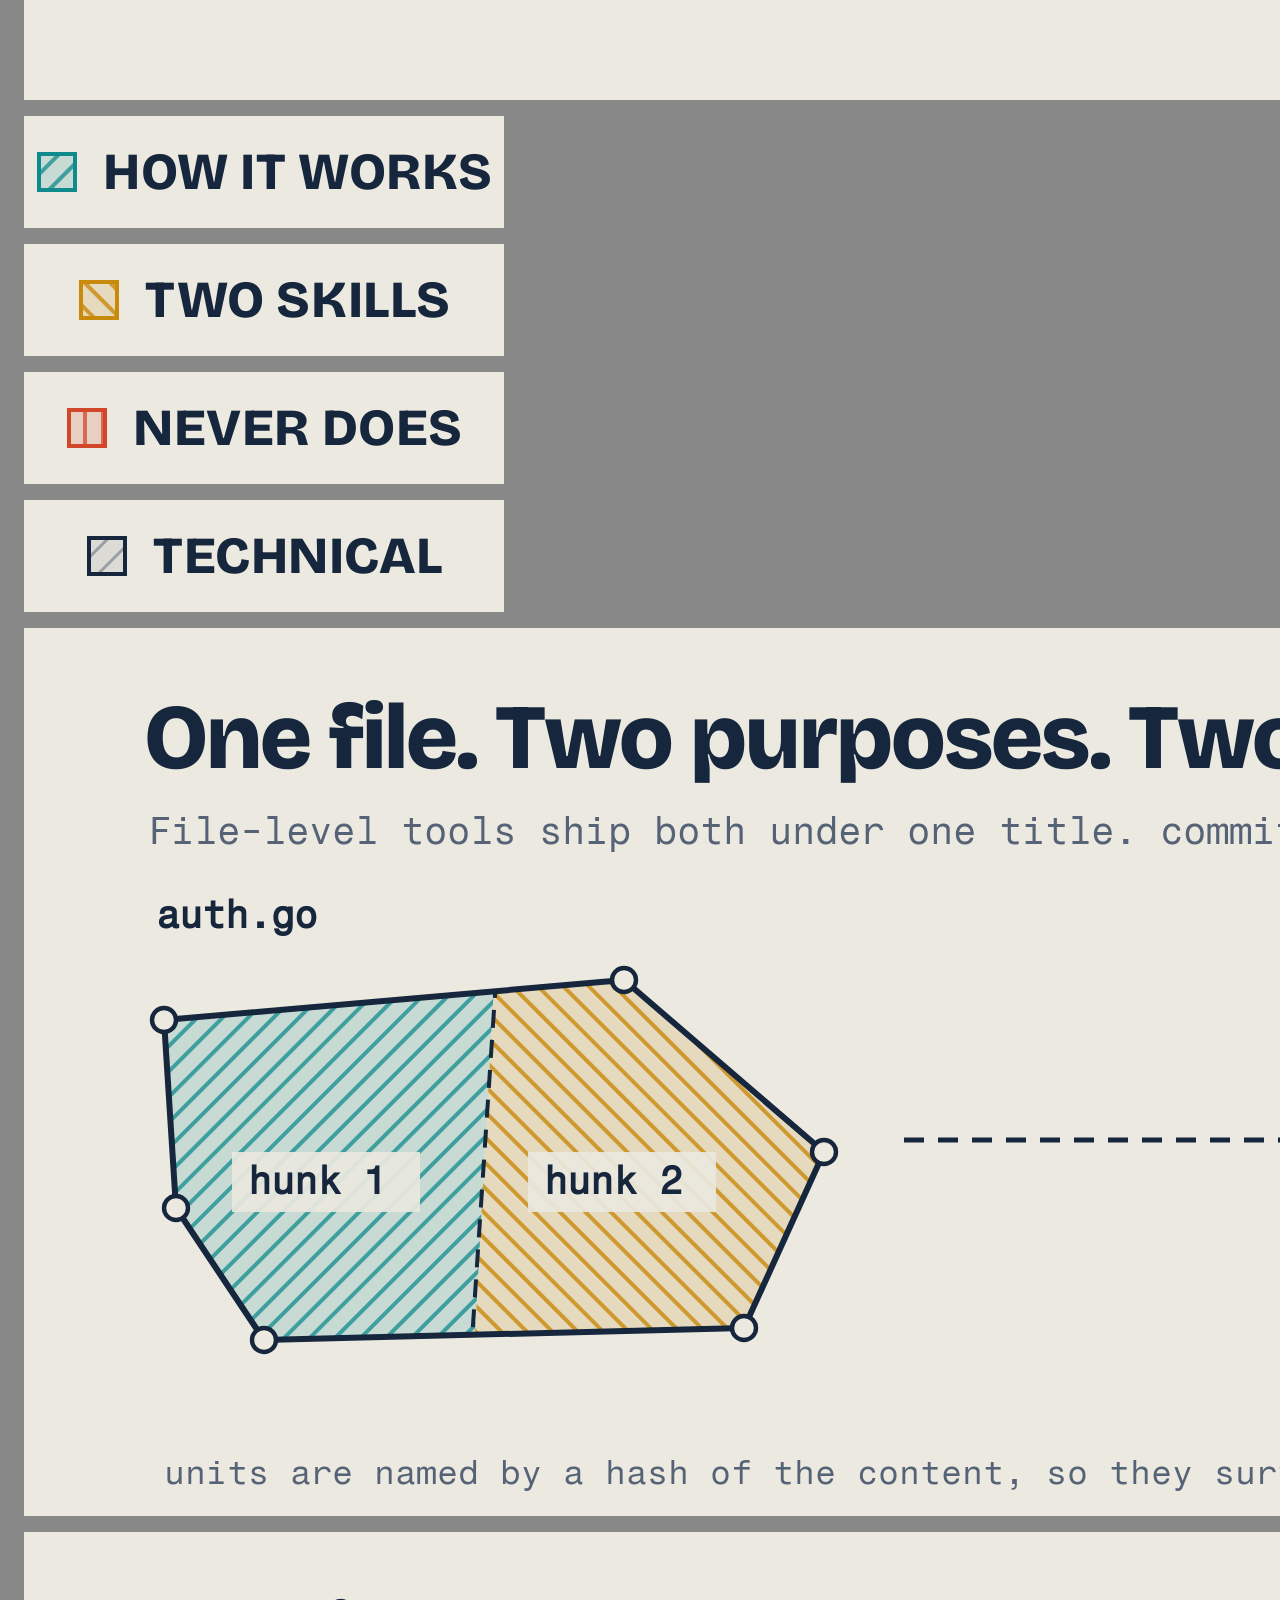
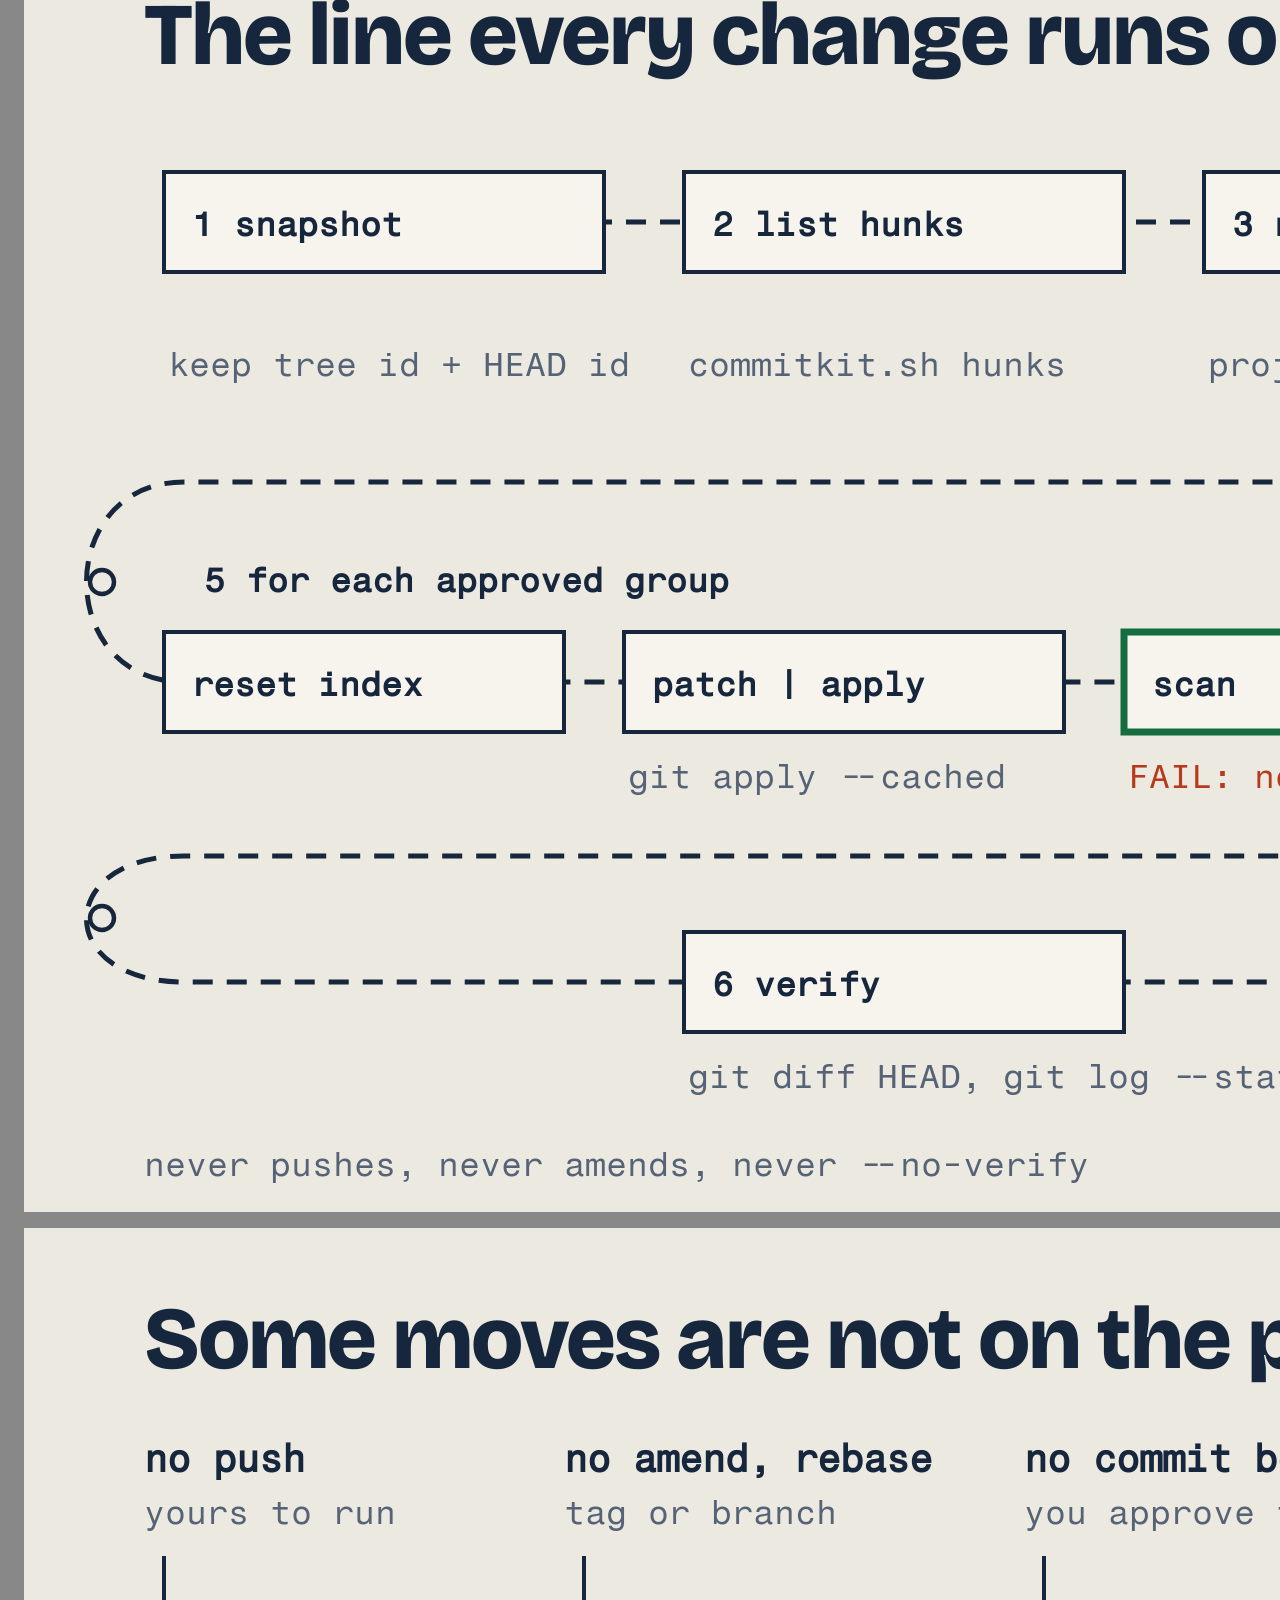
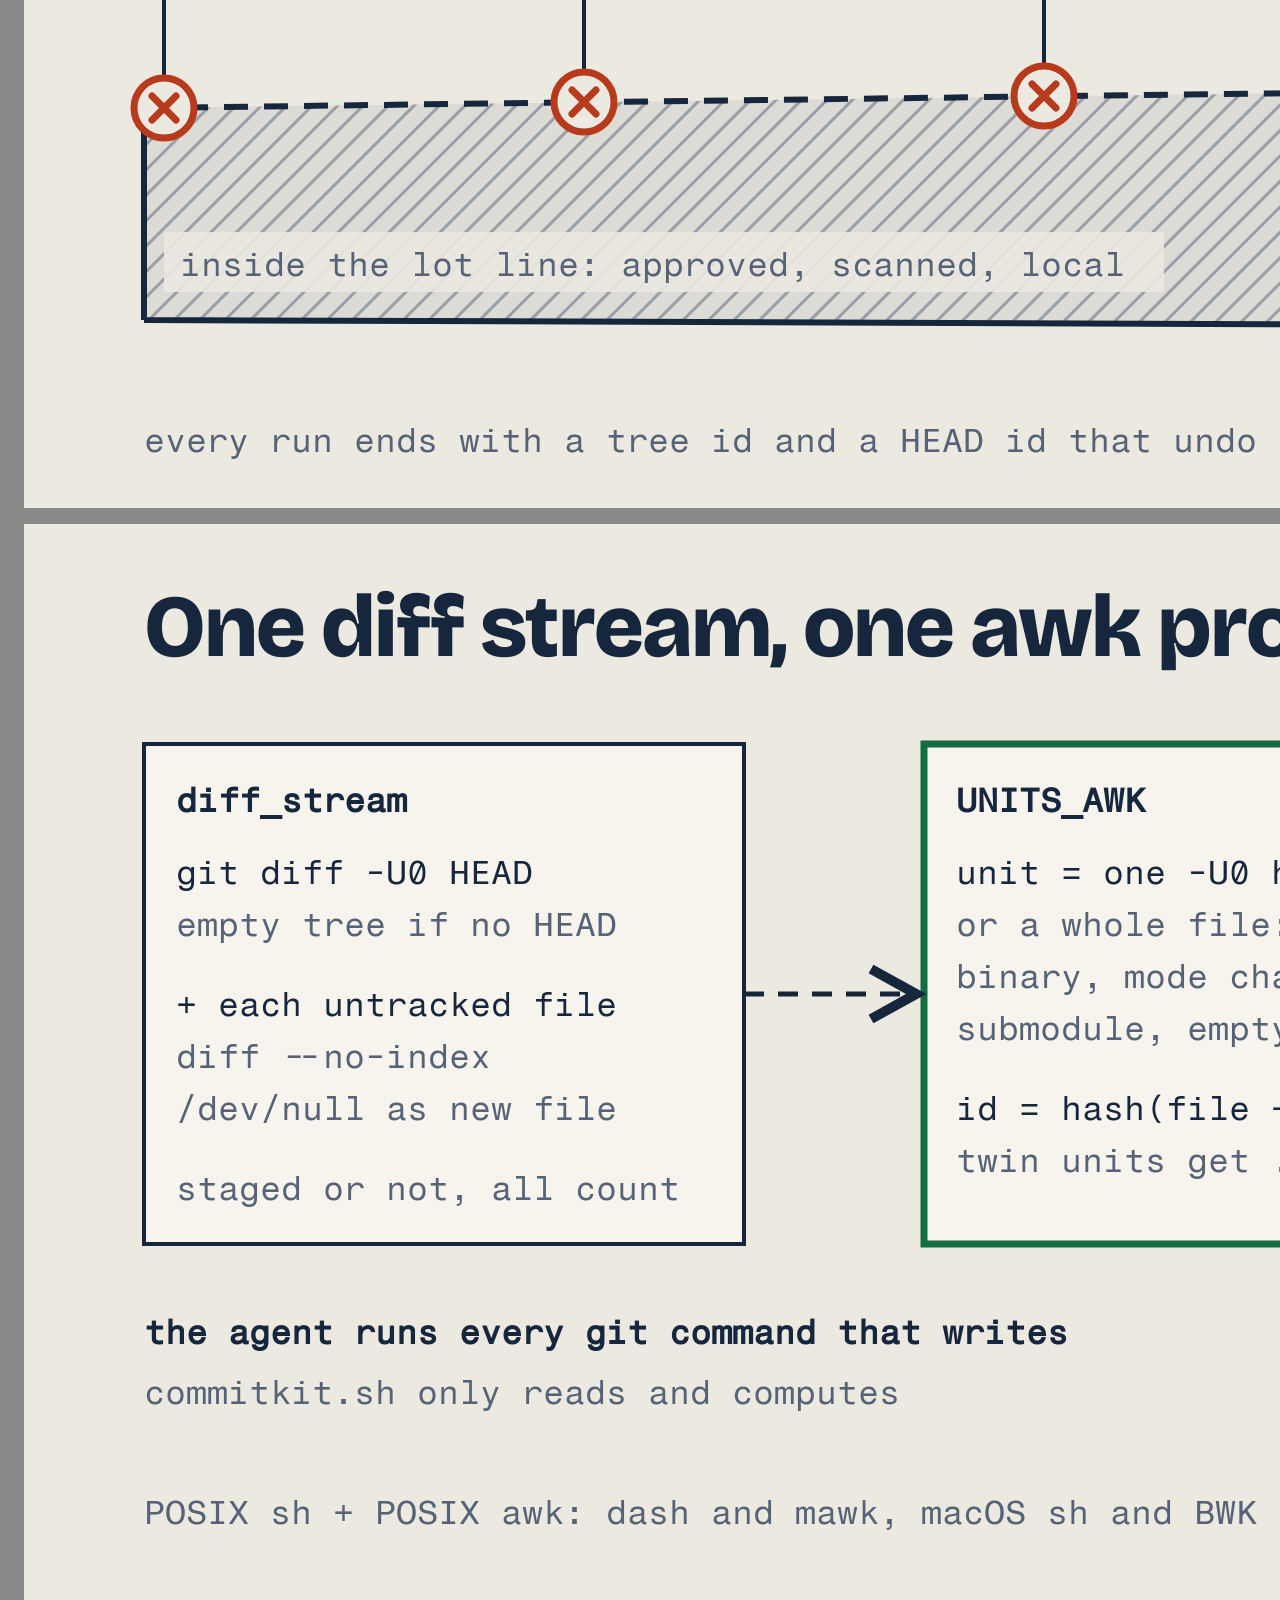
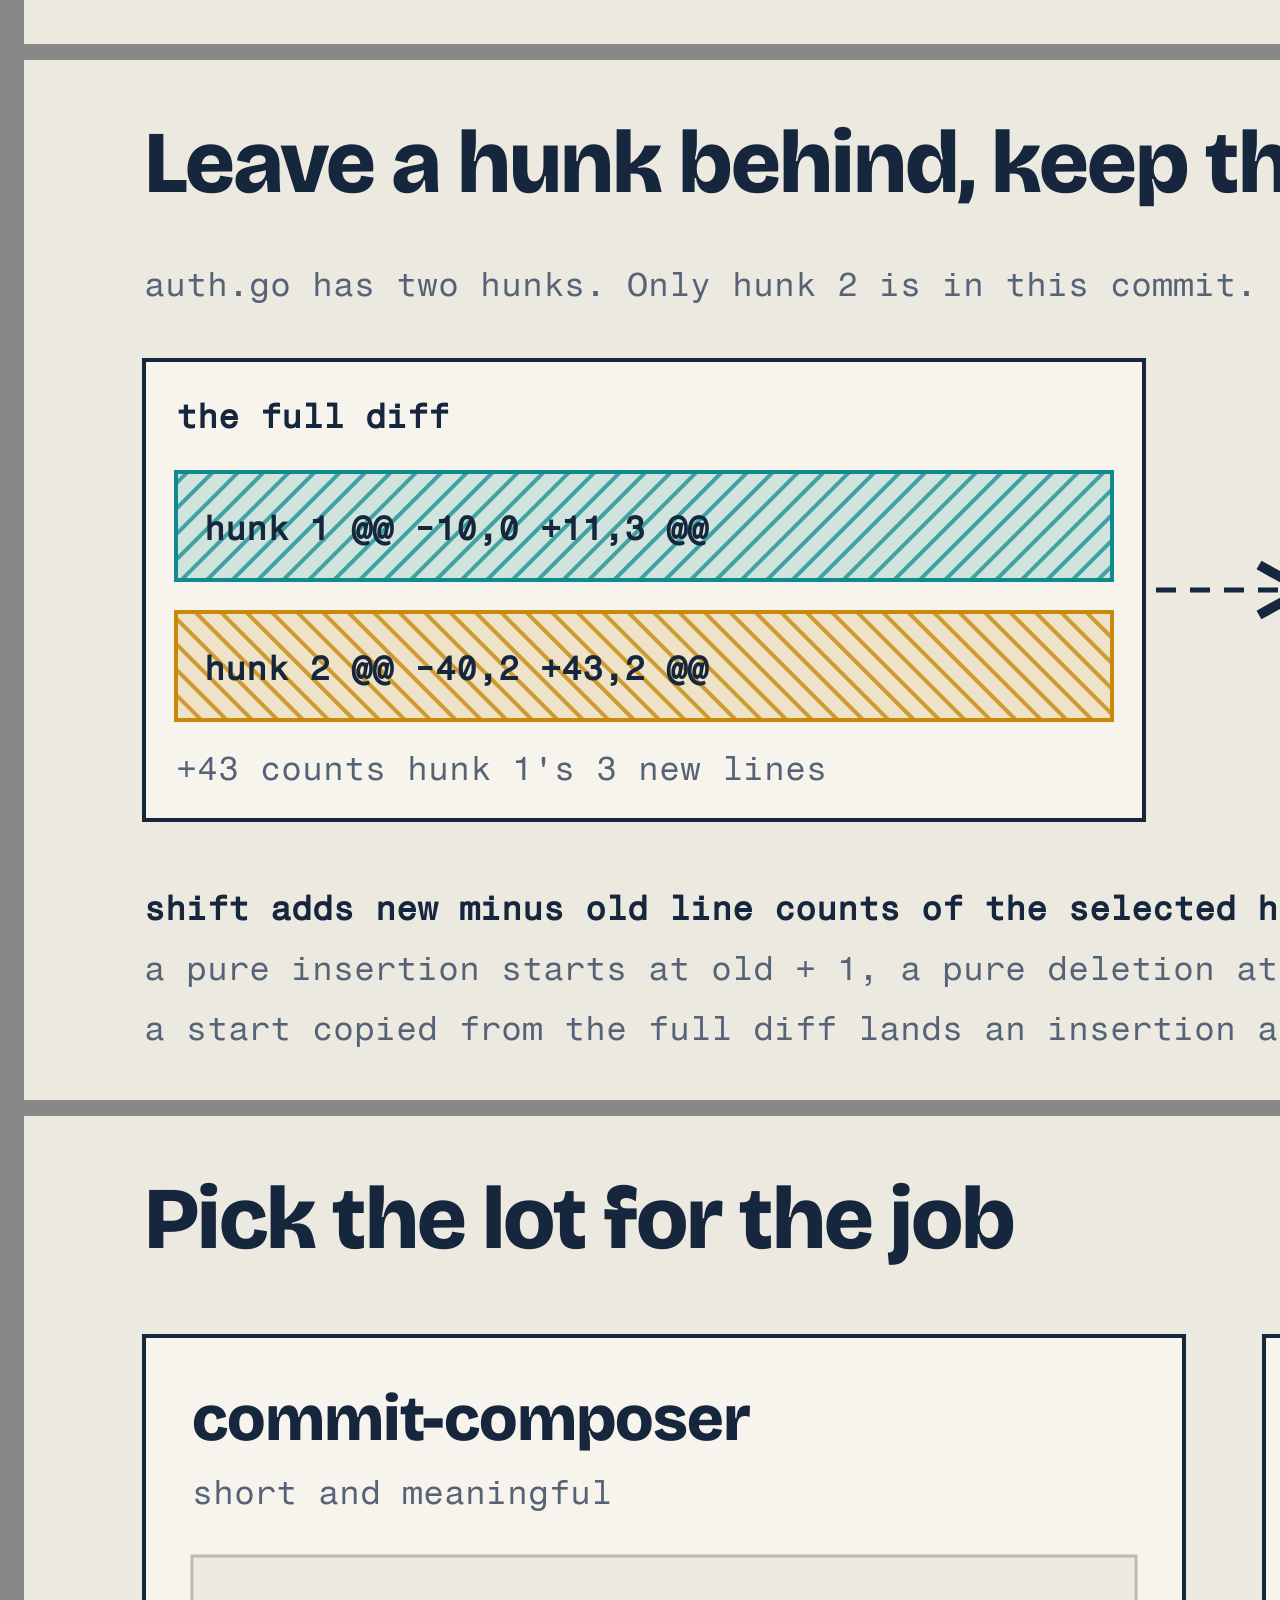
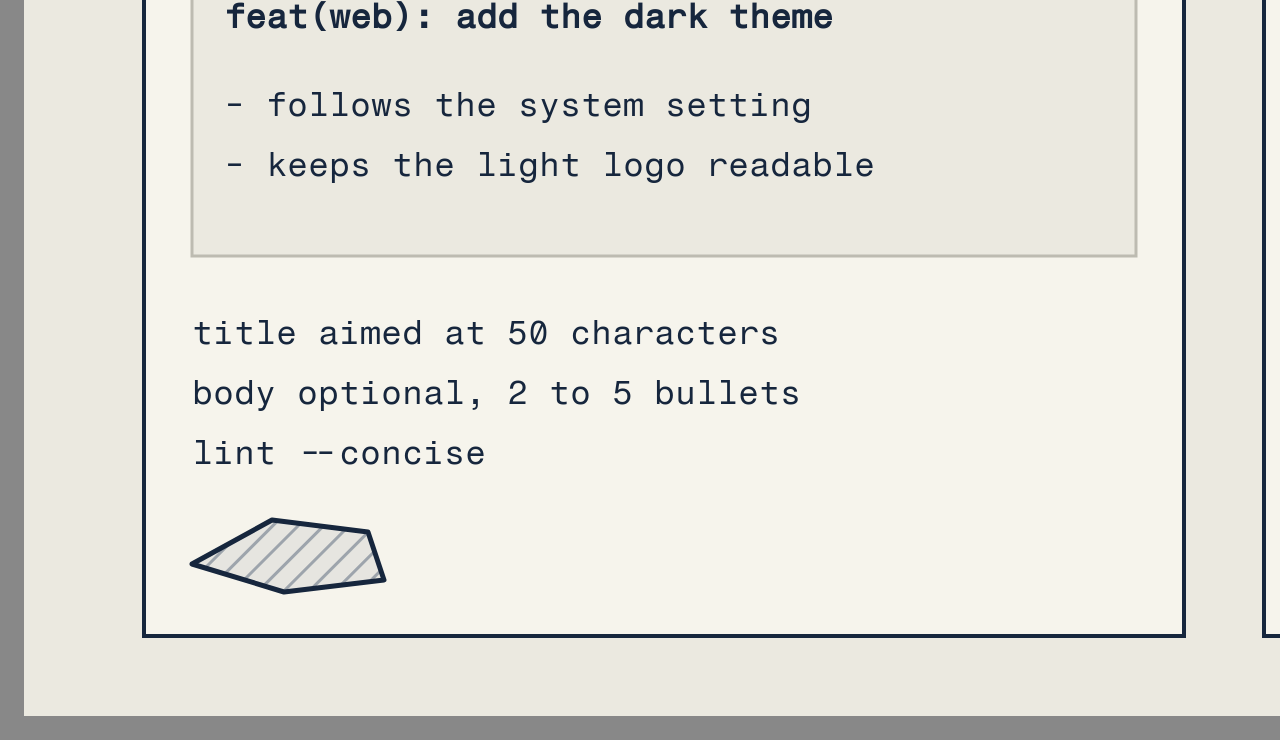
<file: assets/source/plat.html>
<!doctype html>
<html lang="en">
<head>
<meta charset="utf-8">
<title>commit-composer illustrations</title>
<!-- Source of ../<id>.webp and ../<id>-dark.webp (banner-social is a PNG). Render from the repository root with:
     uvx --from playwright --with pillow python -I <frontdoor-illustrate>/scripts/render.py assets/source/plat.html --root assets --out assets
     Each .item is 1200 CSS px wide, so 2400 px in the image.
     Animated banner (replaces the still banner.webp and banner-dark.webp; run after the command above):
     uvx --from playwright --with pillow python -I <frontdoor-readme>/scripts/animate.py assets/source/plat.html --root assets --item banner --call "drawBanner({v})" --name banner --motion sway --amp 9 --frames 30 --size 1800x765 --quality 55 --out assets
     Signature note:
     1. Concept: a subdivision plat. One parcel is divided into lots, each lot is recorded under its own title, and nothing is recorded until the plan is signed.
     2. Shape language: irregular parcel outlines with dashed lot lines, hollow survey monuments at the corners, hatch fills that name the lot (fix a rising slash in teal, feat a falling slash in ochre, docs vertical bars in vermilion), a bordered title block with a signature line; no characters, no perspective.
     3. Typeface: Bricolage Grotesque 800 for display, Fragment Mono for every label and commit title.
     4. Palette logic: survey navy ink on bone paper; teal, ochre and vermilion are the three lots and keep their hatch in every picture; green only for a passed gate; the dark theme is a night survey sheet with each lot raised one step.
     5. Presentation: one parcel on the left, the schedule and the title block on the right; labels are real commit titles in the convention's format with fictional projects, and the real OK lines of the kit.
     6. Not: a blueprint cliche, a map pin, a railway, a git graph of circles, a gradient.
     Fonts and grounds printed by render.py: Bricolage Grotesque, Fragment Mono; light rgb(235, 233, 224), dark rgb(12, 22, 32). -->
<script src="shared.js"></script>
<link href="https://fonts.googleapis.com/css2?family=Bricolage+Grotesque:wght@800&family=Fragment+Mono&display=swap" rel="stylesheet">
<link rel="stylesheet" href="shared.css">
</head>
<body>
<div class="sheet">

<svg width="0" height="0" style="position:absolute">
  <defs>
    <pattern id="h1" width="9" height="9" patternUnits="userSpaceOnUse" patternTransform="rotate(45)"><rect width="9" height="9" fill="var(--l1)" opacity=".16"/><rect width="2" height="9" fill="var(--l1)" opacity=".75"/></pattern>
    <pattern id="h2" width="9" height="9" patternUnits="userSpaceOnUse" patternTransform="rotate(-45)"><rect width="9" height="9" fill="var(--l2)" opacity=".16"/><rect width="2" height="9" fill="var(--l2)" opacity=".8"/></pattern>
    <pattern id="h3" width="9" height="9" patternUnits="userSpaceOnUse"><rect width="9" height="9" fill="var(--l3)" opacity=".16"/><rect width="2" height="9" fill="var(--l3)" opacity=".75"/></pattern>
    <pattern id="hn" width="9" height="9" patternUnits="userSpaceOnUse" patternTransform="rotate(45)"><rect width="9" height="9" fill="var(--muted)" opacity=".10"/><rect width="1.5" height="9" fill="var(--muted)" opacity=".5"/></pattern>
    <g id="mon"><circle r="6" fill="var(--paper)" stroke="var(--ink)" stroke-width="2.2"/></g>
    <marker id="arr" viewBox="0 0 12 12" refX="10" refY="6" markerWidth="12" markerHeight="12" orient="auto"><path d="M1 1 L10 6 L1 11" fill="none" stroke="var(--ink)" stroke-width="2"/></marker>
  </defs>
</svg>

<!-- BANNER: animated, the lot lines sway a few pixels and back (drawBanner(v)) -->
<div class="item" id="banner" style="height:510px">
<svg width="1200" height="510" viewBox="0 0 1200 510">
  <defs><clipPath id="parcel"><polygon points="60,238 330,196 700,212 762,336 690,452 300,444 80,404"/></clipPath></defs>
  <text class="nm" x="58" y="96" font-size="66" fill="var(--ink)" letter-spacing="-1.5">commit-composer</text>
  <text x="60" y="140" font-size="19" font-weight="700" fill="var(--ink)">Messy working tree in. Clean, single-purpose commits out.</text>
  <g id="lots" clip-path="url(#parcel)"></g>
  <polygon points="60,238 330,196 700,212 762,336 690,452 300,444 80,404" fill="none" stroke="var(--ink)" stroke-width="3" stroke-linejoin="round"/>
  <g id="lines" stroke="var(--ink)" stroke-width="2" stroke-dasharray="9 6" fill="none" clip-path="url(#parcel)"></g>
  <g>
    <use href="#mon" x="60" y="238"/><use href="#mon" x="330" y="196"/><use href="#mon" x="700" y="212"/><use href="#mon" x="762" y="336"/><use href="#mon" x="690" y="452"/><use href="#mon" x="300" y="444"/><use href="#mon" x="80" y="404"/>
  </g>
  <g font-size="30" fill="var(--ink)">
    <rect x="130" y="302" width="86" height="40" fill="var(--paper)" opacity=".92"/><text x="140" y="333">fix</text>
    <rect x="388" y="302" width="104" height="40" fill="var(--paper)" opacity=".92"/><text x="398" y="333">feat</text>
    <rect x="590" y="312" width="94" height="40" fill="var(--paper)" opacity=".92"/><text x="600" y="343">docs</text>
  </g>
  <g font-size="17" fill="var(--ink)">
    <rect x="808" y="199" width="18" height="18" fill="url(#h1)" stroke="var(--l1)" stroke-width="1.5"/><text x="838" y="215">fix(api): expire old tokens</text>
    <rect x="808" y="237" width="18" height="18" fill="url(#h2)" stroke="var(--l2)" stroke-width="1.5"/><text x="838" y="253">feat(web): add the dark theme</text>
    <rect x="808" y="275" width="18" height="18" fill="url(#h3)" stroke="var(--l3)" stroke-width="1.5"/><text x="838" y="291">docs(web): explain the theme</text>
  </g>
  <rect x="800" y="338" width="344" height="114" fill="var(--paper)" stroke="var(--ink)" stroke-width="2"/>
  <path d="M 800 376 H 1144 M 800 414 H 1144" stroke="var(--ink)" stroke-width="1.2"/>
  <g font-size="17" fill="var(--ink)">
    <text x="814" y="364" fill="var(--muted)">PLAN</text><text x="916" y="364" font-weight="700">awaits approval</text>
    <text x="814" y="402" fill="var(--muted)">STAGED</text><text x="916" y="402">nothing yet</text>
    <text x="814" y="440" fill="var(--muted)">APPROVED</text><path d="M 916 442 H 1130" stroke="var(--ink)" stroke-width="1.4"/>
  </g>
  <g font-size="17" fill="var(--ink)">
    <text x="60" y="490"><tspan fill="var(--ok)" font-weight="700">OK</tspan> scan: no findings in the staged diff</text>
    <text x="520" y="490"><tspan fill="var(--ok)" font-weight="700">OK</tspan> lint: no FAIL findings</text>
  </g>
</svg>
</div>

<!-- SOCIAL PREVIEW: 640x320, rendered at 2x to 1280x640 PNG; upload by hand in Settings, Social preview. Name and drawing only, 40 px safe border. -->
<div class="item" id="banner-social" data-social style="width:640px; height:320px">
<svg width="640" height="320" viewBox="0 0 640 320">
  <defs><clipPath id="sparcel"><polygon points="368,140 452,124 560,130 588,172 566,212 452,208 374,192"/></clipPath></defs>
  <text class="nm" x="40" y="148" font-size="60" fill="var(--ink)" letter-spacing="-1.5">commit-</text>
  <text class="nm" x="40" y="210" font-size="60" fill="var(--ink)" letter-spacing="-1.5">composer</text>
  <g clip-path="url(#sparcel)">
    <polygon points="340,100 446,100 440,240 340,240" fill="url(#h1)"/>
    <polygon points="446,100 516,100 520,240 440,240" fill="url(#h2)"/>
    <polygon points="516,100 640,100 640,240 520,240" fill="url(#h3)"/>
  </g>
  <polygon points="368,140 452,124 560,130 588,172 566,212 452,208 374,192" fill="none" stroke="var(--ink)" stroke-width="3" stroke-linejoin="round"/>
  <g stroke="var(--ink)" stroke-width="2" stroke-dasharray="8 5" fill="none" clip-path="url(#sparcel)"><path d="M446 100 L440 240"/><path d="M516 100 L520 240"/></g>
  <g><use href="#mon" x="368" y="140"/><use href="#mon" x="452" y="124"/><use href="#mon" x="560" y="130"/><use href="#mon" x="588" y="172"/><use href="#mon" x="566" y="212"/><use href="#mon" x="452" y="208"/><use href="#mon" x="374" y="192"/></g>
</svg>
</div><!-- NAV BUTTONS -->
<div class="item btn" id="nav-how" style="height:56px; width:240px"><svg width="22" height="22"><rect x="2" y="2" width="18" height="18" fill="url(#h1)" stroke="var(--l1)" stroke-width="2"/></svg><span class="nm">HOW IT WORKS</span></div>
<div class="item btn" id="nav-skills" style="height:56px; width:240px"><svg width="22" height="22"><rect x="2" y="2" width="18" height="18" fill="url(#h2)" stroke="var(--l2)" stroke-width="2"/></svg><span class="nm">TWO SKILLS</span></div>
<div class="item btn" id="nav-never" style="height:56px; width:240px"><svg width="22" height="22"><rect x="2" y="2" width="18" height="18" fill="url(#h3)" stroke="var(--l3)" stroke-width="2"/></svg><span class="nm">NEVER DOES</span></div>
<div class="item btn" id="nav-tech" style="height:56px; width:240px"><svg width="22" height="22"><rect x="2" y="2" width="18" height="18" fill="url(#hn)" stroke="var(--ink)" stroke-width="2"/></svg><span class="nm">TECHNICAL</span></div>

<!-- SCENE: one file, two purposes -->
<div class="item" id="scene-hunks" style="height:444px">
<svg width="1200" height="444" viewBox="0 0 1200 444">
  <text class="nm" x="60" y="70" font-size="46" fill="var(--ink)" letter-spacing="-1">One file. Two purposes. Two commits.</text>
  <text x="62" y="108" font-size="19" fill="var(--muted)">File-level tools ship both under one title. commit-composer cuts at the hunk.</text>
  <defs><clipPath id="sc1"><polygon points="70,196 300,176 400,262 360,350 120,356 76,290"/></clipPath>
        <clipPath id="sc2"><polygon points="760,160 940,154 970,214 930,252 770,248"/></clipPath>
        <clipPath id="sc3"><polygon points="760,300 940,296 976,350 930,392 776,388"/></clipPath></defs>
  <!-- the one file -->
  <g clip-path="url(#sc1)"><polygon points="60,160 236,160 224,380 60,380" fill="url(#h1)"/><polygon points="236,160 420,160 420,380 224,380" fill="url(#h2)"/></g>
  <polygon points="70,196 300,176 400,262 360,350 120,356 76,290" fill="none" stroke="var(--ink)" stroke-width="3" stroke-linejoin="round"/>
  <path d="M236 176 L224 356" stroke="var(--ink)" stroke-width="2" stroke-dasharray="9 6" clip-path="url(#sc1)"/>
  <g><use href="#mon" x="70" y="196"/><use href="#mon" x="300" y="176"/><use href="#mon" x="400" y="262"/><use href="#mon" x="360" y="350"/><use href="#mon" x="120" y="356"/><use href="#mon" x="76" y="290"/></g>
  <text x="66" y="150" font-size="19" font-weight="700" fill="var(--ink)">auth.go</text>
  <g font-size="19" font-weight="700" fill="var(--ink)"><rect x="104" y="262" width="94" height="30" fill="var(--paper)" opacity=".92"/><text x="112" y="283">hunk 1</text><rect x="252" y="262" width="94" height="30" fill="var(--paper)" opacity=".92"/><text x="260" y="283">hunk 2</text></g>
  <!-- the cut -->
  <path d="M440 256 H700" stroke="var(--ink)" stroke-width="2.5" stroke-dasharray="10 7" marker-end="url(#arr)"/>
  <!-- the two lots -->
  <g clip-path="url(#sc2)"><rect x="740" y="140" width="260" height="130" fill="url(#h1)"/></g>
  <polygon points="760,160 940,154 970,214 930,252 770,248" fill="none" stroke="var(--ink)" stroke-width="3" stroke-linejoin="round"/>
  <g><use href="#mon" x="760" y="160"/><use href="#mon" x="940" y="154"/><use href="#mon" x="970" y="214"/><use href="#mon" x="930" y="252"/><use href="#mon" x="770" y="248"/></g>
  <g clip-path="url(#sc3)"><rect x="740" y="280" width="260" height="130" fill="url(#h2)"/></g>
  <polygon points="760,300 940,296 976,350 930,392 776,388" fill="none" stroke="var(--ink)" stroke-width="3" stroke-linejoin="round"/>
  <g><use href="#mon" x="760" y="300"/><use href="#mon" x="940" y="296"/><use href="#mon" x="976" y="350"/><use href="#mon" x="930" y="392"/><use href="#mon" x="776" y="388"/></g>
  <g font-size="19" font-weight="700" fill="var(--ink)"><rect x="800" y="188" width="94" height="30" fill="var(--paper)" opacity=".92"/><text x="808" y="209">hunk 1</text><rect x="806" y="332" width="94" height="30" fill="var(--paper)" opacity=".92"/><text x="814" y="353">hunk 2</text></g>
  <g font-size="19" font-weight="700" fill="var(--ink)"><text x="996" y="186">fix(api): expire</text><text x="996" y="212">old tokens</text><text x="1000" y="330">feat(api): add</text><text x="1000" y="356">token refresh</text></g>
  <text x="70" y="428" font-size="17" fill="var(--muted)">units are named by a hash of the content, so they survive every commit before them</text>
</svg>
</div>

<!-- FLOW -->
<div class="item" id="flow" style="height:640px">
<svg width="1200" height="640" viewBox="0 0 1200 640">
  <text class="nm" x="60" y="66" font-size="44" fill="var(--ink)" letter-spacing="-1">The line every change runs on</text>
  <g stroke="var(--ink)" stroke-width="2.5" fill="none" stroke-dasharray="10 7"><path d="M80 145 H1120 C1185 145 1185 275 1120 275 H80 C15 275 15 375 80 375 H1120 C1185 375 1185 462 1120 462 H80 C15 462 15 525 80 525 H1120"/></g>
  <g><use href="#mon" x="1161" y="210"/><use href="#mon" x="39" y="325"/><use href="#mon" x="1161" y="418"/><use href="#mon" x="39" y="493"/></g>
  <g font-size="17" fill="var(--ink)">
    <g transform="translate(70,120)"><rect width="220" height="50" fill="var(--panel)" stroke="var(--ink)" stroke-width="2"/><text x="14" y="32" font-weight="700">1 snapshot</text></g>
    <text x="72" y="222" fill="var(--muted)">keep tree id + HEAD id</text>
    <g transform="translate(330,120)"><rect width="220" height="50" fill="var(--panel)" stroke="var(--ink)" stroke-width="2"/><text x="14" y="32" font-weight="700">2 list hunks</text></g>
    <text x="332" y="222" fill="var(--muted)">commitkit.sh hunks</text>
    <g transform="translate(590,120)"><rect width="220" height="50" fill="var(--panel)" stroke="var(--ink)" stroke-width="2"/><text x="14" y="32" font-weight="700">3 name and group</text></g>
    <text x="592" y="222" fill="var(--muted)">project, action, target</text>
    <g transform="translate(850,120)"><rect width="250" height="50" fill="var(--panel)" stroke="var(--l3)" stroke-width="3.5"/><text x="14" y="32" font-weight="700">4 print the plan</text></g>
    <text x="852" y="222" font-weight="700" fill="var(--l3t)">stop: wait for approval</text>
    <text x="852" y="246" fill="var(--muted)">plan names the ticket</text>
    <text x="90" y="330" font-weight="700" fill="var(--ink)">5 for each approved group</text>
    <g transform="translate(70,350)"><rect width="200" height="50" fill="var(--panel)" stroke="var(--ink)" stroke-width="2"/><text x="14" y="32" font-weight="700">reset index</text></g>
    <g transform="translate(300,350)"><rect width="220" height="50" fill="var(--panel)" stroke="var(--ink)" stroke-width="2"/><text x="14" y="32" font-weight="700">patch | apply</text></g>
    <text x="302" y="428" fill="var(--muted)">git apply --cached</text>
    <g transform="translate(550,350)"><rect width="160" height="50" fill="var(--panel)" stroke="var(--ok)" stroke-width="3.5"/><text x="14" y="32" font-weight="700">scan</text></g>
    <text x="552" y="428" fill="var(--l3t)">FAIL: no commit</text>
    <g transform="translate(740,350)"><rect width="160" height="50" fill="var(--panel)" stroke="var(--ok)" stroke-width="3.5"/><text x="14" y="32" font-weight="700">lint</text></g>
    <text x="742" y="428" fill="var(--l3t)">FAIL: no commit</text>
    <g transform="translate(930,350)"><rect width="190" height="50" fill="var(--ok)"/><text x="14" y="32" font-weight="700" fill="var(--paper)">git commit -F</text></g>
    <text x="932" y="428" fill="var(--muted)">only if both pass</text>
    <text x="932" y="450" fill="var(--muted)">then next group</text>
    <text x="714" y="342" font-weight="700" fill="var(--ok)">&amp;&amp;</text>
    <text x="904" y="342" font-weight="700" fill="var(--ok)">&amp;&amp;</text>
    <g transform="translate(330,500)"><rect width="220" height="50" fill="var(--panel)" stroke="var(--ink)" stroke-width="2"/><text x="14" y="32" font-weight="700">6 verify</text></g>
    <text x="332" y="578" fill="var(--muted)">git diff HEAD, git log --stat</text>
    <g transform="translate(700,500)"><rect width="400" height="50" fill="var(--panel)" stroke="var(--ink)" stroke-width="2"/><text x="14" y="32" font-weight="700">7 report</text></g>
    <text x="702" y="578" fill="var(--muted)">hashes, leftovers, both undo ids</text>
  </g>
  <text x="60" y="622" font-size="17" fill="var(--muted)">never pushes, never amends, never --no-verify</text>
</svg>
</div>

<!-- NEVER: outside the lot line -->
<div class="item" id="never" style="height:440px">
<svg width="1200" height="440" viewBox="0 0 1200 440">
  <text class="nm" x="60" y="70" font-size="44" fill="var(--ink)" letter-spacing="-1">Some moves are not on the plat.</text>
  <polygon points="60,240 1140,226 1140,350 60,346" fill="url(#hn)"/>
  <path d="M60 240 L1140 226" stroke="var(--ink)" stroke-width="3" stroke-dasharray="12 8"/>
  <path d="M60 346 L1140 350 M60 240 V346 M1140 226 V350" stroke="var(--ink)" stroke-width="3"/>
  
  <rect x="70" y="302" width="500" height="30" fill="var(--paper)" opacity=".9"/>
  <text x="78" y="324" font-size="17" fill="var(--muted)">inside the lot line: approved, scanned, local</text>
  <g font-size="19" font-weight="700" fill="var(--ink)">
    <text x="60" y="122">no push</text><text x="60" y="148" font-size="17" font-weight="400" fill="var(--muted)">yours to run</text>
    <text x="270" y="122">no amend, rebase</text><text x="270" y="148" font-size="17" font-weight="400" fill="var(--muted)">tag or branch</text>
    <text x="500" y="122">no commit before</text><text x="500" y="148" font-size="17" font-weight="400" fill="var(--muted)">you approve the plan</text>
    <text x="740" y="122">no commit on FAIL</text><text x="740" y="148" font-size="17" font-weight="400" fill="var(--muted)">from scan or lint</text>
    <text x="960" y="122">no AI trailer</text><text x="960" y="148" font-size="17" font-weight="400" fill="var(--muted)">no co-author line</text>
  </g>
  <g stroke="var(--ink)" stroke-width="2"><path d="M70 164 V224"/><path d="M280 164 V222"/><path d="M510 164 V219"/><path d="M750 164 V215"/><path d="M970 164 V212"/></g>
  <g stroke="var(--l3t)" stroke-width="3.5" fill="var(--paper)" stroke-linecap="round">
    <g transform="translate(70,240)"><circle r="15"/><path d="M-6 -6 L6 6 M6 -6 L-6 6" fill="none"/></g>
    <g transform="translate(280,237)"><circle r="15"/><path d="M-6 -6 L6 6 M6 -6 L-6 6" fill="none"/></g>
    <g transform="translate(510,234)"><circle r="15"/><path d="M-6 -6 L6 6 M6 -6 L-6 6" fill="none"/></g>
    <g transform="translate(750,231)"><circle r="15"/><path d="M-6 -6 L6 6 M6 -6 L-6 6" fill="none"/></g>
    <g transform="translate(970,228)"><circle r="15"/><path d="M-6 -6 L6 6 M6 -6 L-6 6" fill="none"/></g>
  </g>
  <text x="60" y="412" font-size="17" fill="var(--muted)">every run ends with a tree id and a HEAD id that undo the index and the new commits</text>
</svg>
</div>

<!-- TECH: one diff stream, one awk program, two outputs -->
<div class="item" id="tech-units" style="height:560px">
<svg width="1200" height="560" viewBox="0 0 1200 560">
  <text class="nm" x="60" y="66" font-size="44" fill="var(--ink)" letter-spacing="-1">One diff stream, one awk program, one id</text>
  <g font-size="17">
    <g transform="translate(60,110)"><rect width="300" height="250" fill="var(--panel)" stroke="var(--ink)" stroke-width="2"/>
      <text x="16" y="34" font-weight="700" fill="var(--ink)">diff_stream</text>
      <text x="16" y="70" fill="var(--ink)">git diff -U0 HEAD</text>
      <text x="16" y="96" fill="var(--muted)">empty tree if no HEAD</text>
      <text x="16" y="136" fill="var(--ink)">+ each untracked file</text>
      <text x="16" y="162" fill="var(--muted)">diff --no-index</text>
      <text x="16" y="188" fill="var(--muted)">/dev/null as new file</text>
      <text x="16" y="228" fill="var(--muted)">staged or not, all count</text></g>
    <g transform="translate(450,110)"><rect width="300" height="250" fill="var(--panel)" stroke="var(--ok)" stroke-width="3.5"/>
      <text x="16" y="34" font-weight="700" fill="var(--ink)">UNITS_AWK</text>
      <text x="16" y="70" fill="var(--ink)">unit = one -U0 hunk</text>
      <text x="16" y="96" fill="var(--muted)">or a whole file:</text>
      <text x="16" y="122" fill="var(--muted)">binary, mode change,</text>
      <text x="16" y="148" fill="var(--muted)">submodule, empty</text>
      <text x="16" y="188" fill="var(--ink)">id = hash(file + body)</text>
      <text x="16" y="214" fill="var(--muted)">twin units get .2, .3</text></g>
    <g transform="translate(840,110)"><rect width="300" height="110" fill="var(--panel)" stroke="var(--ink)" stroke-width="2"/>
      <text x="16" y="34" font-weight="700" fill="var(--ink)">hunks</text>
      <text x="16" y="66" fill="var(--muted)">id, file, kind,</text><text x="16" y="90" fill="var(--muted)">ranges, counts, preview</text></g>
    <g transform="translate(840,250)"><rect width="300" height="110" fill="var(--panel)" stroke="var(--ink)" stroke-width="2"/>
      <text x="16" y="34" font-weight="700" fill="var(--ink)">patch &lt;id&gt; ...</text>
      <text x="16" y="66" fill="var(--muted)">only those units, offsets</text><text x="16" y="90" fill="var(--muted)">recomputed</text></g>
    <g stroke="var(--ink)" stroke-width="2.5" fill="none" stroke-dasharray="10 7"><path d="M360 235 H446" marker-end="url(#arr)"/><path d="M750 235 C800 235 790 165 836 165" marker-end="url(#arr)"/><path d="M750 235 C800 235 790 305 836 305" marker-end="url(#arr)"/></g>
    <g transform="translate(840,400)"><rect width="300" height="54" fill="var(--ok)"/><text x="16" y="34" font-weight="700" fill="var(--paper)">git apply --cached</text></g>
    <path d="M990 360 V396" stroke="var(--ink)" stroke-width="2.5" stroke-dasharray="10 7" marker-end="url(#arr)"/>
    <text x="60" y="410" fill="var(--ink)" font-weight="700">the agent runs every git command that writes</text>
    <text x="60" y="440" fill="var(--muted)">commitkit.sh only reads and computes</text>
    <text x="60" y="500" fill="var(--muted)">POSIX sh + POSIX awk: dash and mawk, macOS sh and BWK awk, Git for Windows</text>
  </g>
</svg>
</div>

<div class="item" id="tech-offset" style="height:520px">
<svg width="1200" height="520" viewBox="0 0 1200 520">
  <text class="nm" x="60" y="66" font-size="44" fill="var(--ink)" letter-spacing="-1">Leave a hunk behind, keep the next one on its line</text>
  <g font-size="17">
    <text x="60" y="118" fill="var(--muted)">auth.go has two hunks. Only hunk 2 is in this commit.</text>
    <g transform="translate(60,150)"><rect width="500" height="230" fill="var(--panel)" stroke="var(--ink)" stroke-width="2"/>
      <text x="16" y="34" font-weight="700" fill="var(--ink)">the full diff</text>
      <rect x="16" y="56" width="468" height="54" fill="url(#h1)" stroke="var(--l1)" stroke-width="2"/><text x="30" y="90" font-weight="700" fill="var(--ink)">hunk 1  @@ -10,0 +11,3 @@</text>
      <rect x="16" y="126" width="468" height="54" fill="url(#h2)" stroke="var(--l2)" stroke-width="2"/><text x="30" y="160" font-weight="700" fill="var(--ink)">hunk 2  @@ -40,2 +43,2 @@</text>
      <text x="16" y="210" fill="var(--muted)">+43 counts hunk 1's 3 new lines</text></g>
    <path d="M566 265 H640" stroke="var(--ink)" stroke-width="2.5" stroke-dasharray="10 7" marker-end="url(#arr)"/>
    <g transform="translate(650,150)"><rect width="490" height="230" fill="var(--panel)" stroke="var(--ok)" stroke-width="3.5"/>
      <text x="16" y="34" font-weight="700" fill="var(--ink)">patch, hunk 2 only</text>
      <rect x="16" y="56" width="458" height="54" fill="none" stroke="var(--muted)" stroke-width="2" stroke-dasharray="7 6"/><text x="30" y="90" fill="var(--muted)">hunk 1 left out: shift 0</text>
      <rect x="16" y="126" width="458" height="54" fill="url(#h2)" stroke="var(--l2)" stroke-width="2"/><text x="30" y="160" font-weight="700" fill="var(--ink)">hunk 2  @@ -40,2 +40,2 @@</text>
      <text x="16" y="210" fill="var(--muted)">new start = old start + shift</text></g>
    <text x="60" y="430" fill="var(--ink)" font-weight="700">shift adds new minus old line counts of the selected hunks above</text>
    <text x="60" y="460" fill="var(--muted)">a pure insertion starts at old + 1, a pure deletion at old - 1</text>
    <text x="60" y="490" fill="var(--muted)">a start copied from the full diff lands an insertion a line early, and git apply still exits 0</text>
  </g>
</svg>
</div>

<!-- TWO SKILLS -->
<div class="item" id="skills" style="height:600px">
<svg width="1200" height="600" viewBox="0 0 1200 600">
  <text class="nm" x="60" y="66" font-size="44" fill="var(--ink)" letter-spacing="-1">Pick the lot for the job</text>
  <g transform="translate(60,110)">
    <rect width="520" height="450" fill="var(--panel)" stroke="var(--ink)" stroke-width="2"/>
    <text class="nm" x="24" y="52" font-size="32" fill="var(--ink)" letter-spacing="-.5">commit-composer</text>
    <text x="24" y="84" font-size="17" fill="var(--muted)">short and meaningful</text>
    <rect x="24" y="110" width="472" height="150" fill="var(--paper)" stroke="var(--cardline)" stroke-width="1.5"/>
    <g font-size="17" fill="var(--ink)"><text x="40" y="146" font-weight="700">feat(web): add the dark theme</text><text x="40" y="190">- follows the system setting</text><text x="40" y="220">- keeps the light logo readable</text></g>
    <g font-size="17" fill="var(--ink)"><text x="24" y="304">title aimed at 50 characters</text><text x="24" y="334">body optional, 2 to 5 bullets</text><text x="24" y="364">lint --concise</text></g>
    <g><polygon points="24,414 64,392 112,398 120,422 70,428" fill="url(#hn)" stroke="var(--ink)" stroke-width="2.5" stroke-linejoin="round"/></g>
  </g>
  <g transform="translate(620,110)">
    <rect width="520" height="450" fill="var(--panel)" stroke="var(--ink)" stroke-width="2"/>
    <text class="nm" x="24" y="52" font-size="32" fill="var(--ink)" letter-spacing="-.5">commit-composer-max</text>
    <text x="24" y="84" font-size="17" fill="var(--muted)">audit-grade, read instead of the diff</text>
    <rect x="24" y="110" width="472" height="210" fill="var(--paper)" stroke="var(--cardline)" stroke-width="1.5"/>
    <g font-size="17" fill="var(--ink)"><text x="40" y="142" font-weight="700">feat(web): add the dark theme</text>
      <text x="40" y="176" font-weight="700" fill="var(--l2t)">Why:</text><text x="40" y="200">- the reason and the goal</text>
      <text x="40" y="232" font-weight="700" fill="var(--l2t)">Changes:</text><text x="40" y="256">- path: symbol - before, now</text>
      <text x="40" y="288" font-weight="700" fill="var(--l2t)">Risk and verification:</text><text x="40" y="310">- what ran, what was seen</text></g>
    <g font-size="17" fill="var(--ink)"><text x="24" y="352">body always, no length limit</text><text x="24" y="376">lint --max</text></g>
    <g><polygon points="24,414 70,388 168,392 232,404 244,424 150,430 70,430" fill="url(#hn)" stroke="var(--ink)" stroke-width="2.5" stroke-linejoin="round"/></g>
  </g>
</svg>
</div>

</div>
<script>
(function () {
  var ns = "http://www.w3.org/2000/svg";
  var lots = document.getElementById("lots"), lines = document.getElementById("lines");
  function poly(parent, pts, attrs) { var p = document.createElementNS(ns, "polygon"); p.setAttribute("points", pts.map(function (q) { return q.join(","); }).join(" ")); for (var k in attrs) p.setAttribute(k, attrs[k]); parent.appendChild(p); }
  function seg(parent, x1, y1, x2, y2) { var l = document.createElementNS(ns, "line"); l.setAttribute("x1", x1); l.setAttribute("y1", y1); l.setAttribute("x2", x2); l.setAttribute("y2", y2); parent.appendChild(l); }
  // v is a few pixels: the two lot lines lean one way, then the other
  window.drawBanner = function (v) {
    v = v || 0;
    lots.innerHTML = ""; lines.innerHTML = "";
    var a1 = 318 + v, a2 = 300 + v, b1 = 530 - v, b2 = 545 - v;
    poly(lots, [[0, 150], [a1, 150], [a2, 480], [0, 480]], { fill: "url(#h1)" });
    poly(lots, [[a1, 150], [b1, 150], [b2, 480], [a2, 480]], { fill: "url(#h2)" });
    poly(lots, [[b1, 150], [800, 150], [800, 480], [b2, 480]], { fill: "url(#h3)" });
    seg(lines, a1, 150, a2, 480); seg(lines, b1, 150, b2, 480);
  };
  window.drawBanner(0);
})();
</script>
</body>
</html>
</file>
<file: assets/source/shared.css>
/* Illustration styles for commit-composer: a subdivision plat.
   Contract with render.py: .item blocks with unique ids inside .sheet, zoom 2,
   theming through html[data-theme="dark"], --cardline as the image border. */

:root {
  --paper: #ebe9e0; --panel: #f6f4ec; --ink: #16263d; --muted: #566377; --cardline: #bdbbb1;
  --l1: #0f8b8d; --l2: #c88a0a; --l3: #d2462a;
  --l2t: #8a5a00; --l3t: #b83a1d; --ok: #146c41;
}
html[data-theme="dark"] {
  --paper: #0c1620; --panel: #13212d; --ink: #e3ecf2; --muted: #9db0bf; --cardline: #25343f;
  --l1: #37c6c8; --l2: #f0b52e; --l3: #ff7a59;
  --l2t: #f0b52e; --l3t: #ff8e72; --ok: #46d890;
}

* { box-sizing: border-box; }
html, body { margin: 0; padding: 0; background: #888; }
.sheet { width: max-content; padding: 24px; display: flex; flex-direction: column; gap: 16px; }
.item {
  zoom: 2; position: relative; overflow: hidden; width: 1200px;
  font-family: "Fragment Mono", monospace; color: var(--ink); background: var(--paper);
}
.nm { font-family: "Bricolage Grotesque", sans-serif; font-weight: 800; }
svg text { font-family: "Fragment Mono", monospace; }
svg text.nm { font-family: "Bricolage Grotesque", sans-serif; font-weight: 800; }
.btn { width: 240px; display: flex; align-items: center; justify-content: center; gap: 12px; }
.btn .nm { font-size: 26px; letter-spacing: .01em; }
</file>
